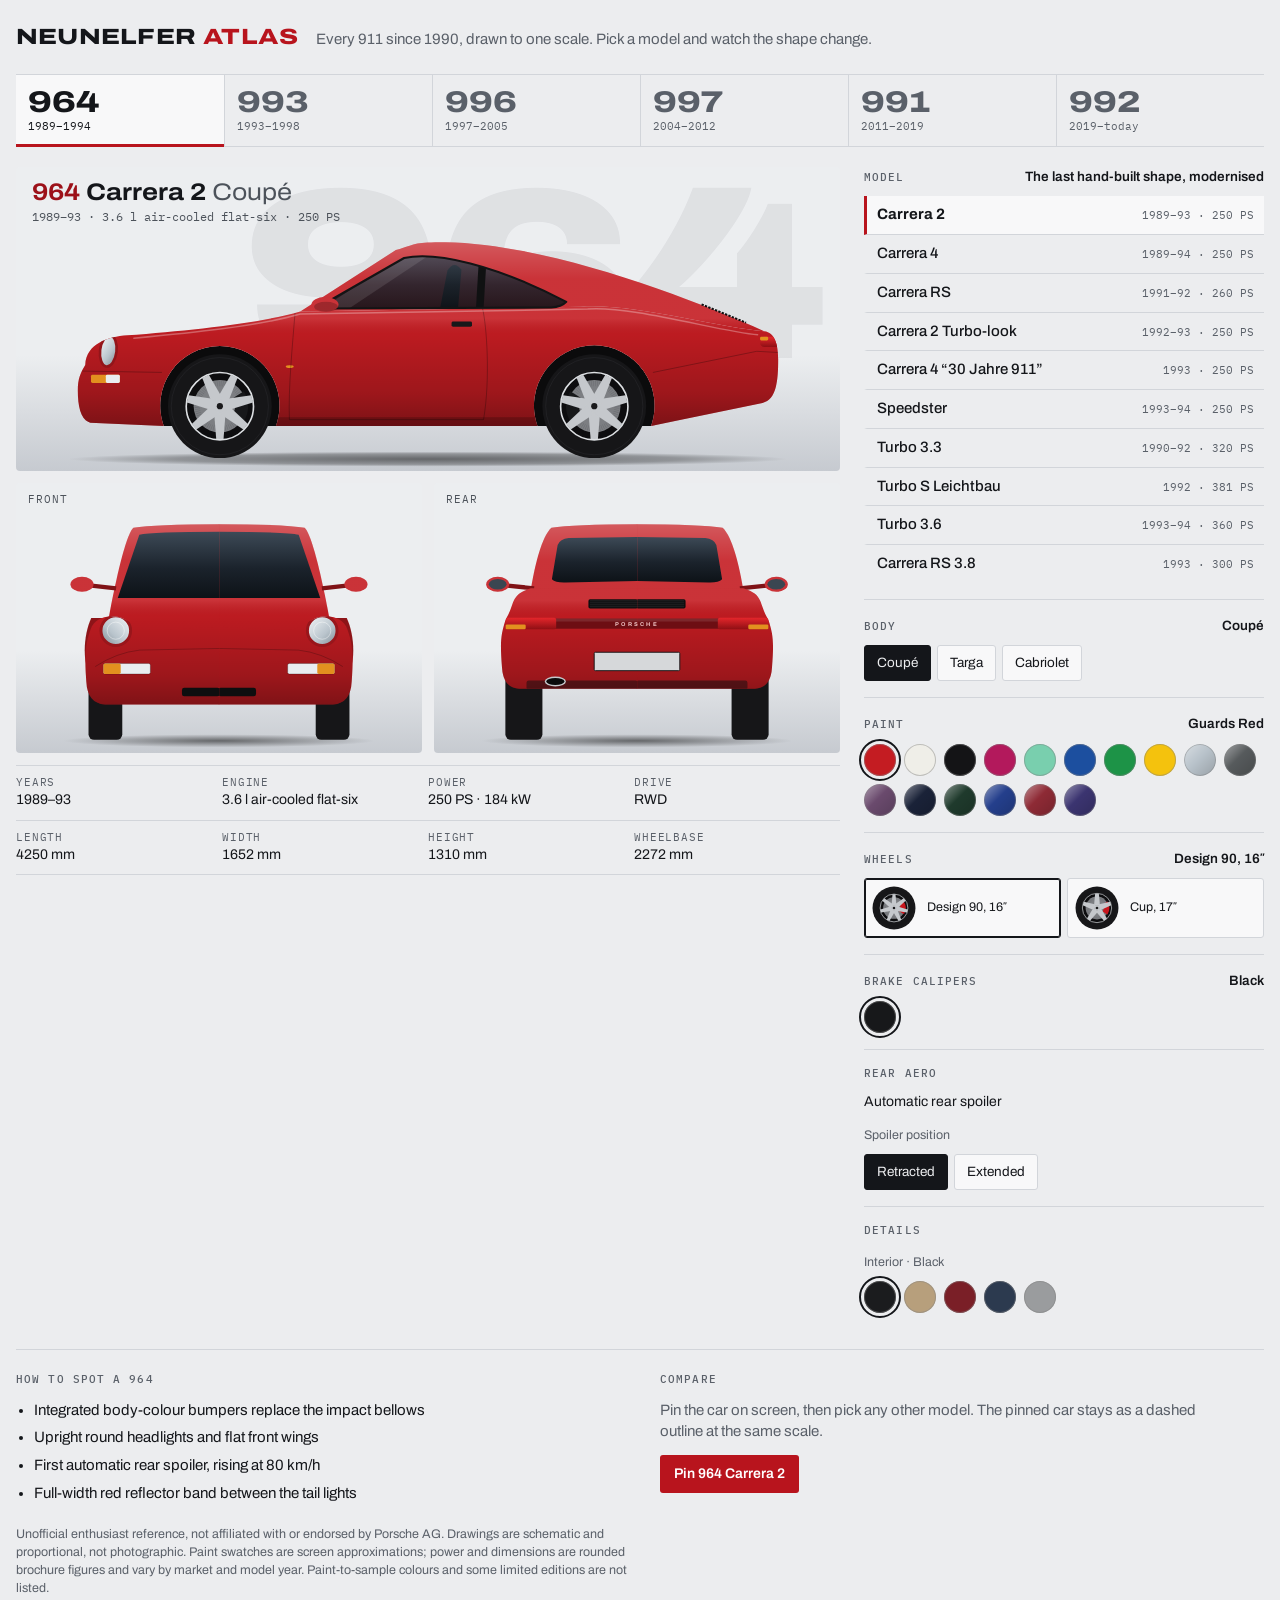
<file: index.html>
<!doctype html>
<html lang="en">
<head>
<meta charset="utf-8">
<meta name="viewport" content="width=device-width, initial-scale=1, viewport-fit=cover">
<title>Neunelfer Atlas</title>
<meta name="claude:viewport-fit-sides" content="cover">
<link rel="preconnect" href="https://fonts.googleapis.com">
<link rel="stylesheet" href="https://fonts.googleapis.com/css2?family=Archivo:ital,wdth,wght@0,62..125,100..900;1,62..125,100..900&family=IBM+Plex+Mono:wght@400;500&display=swap">
<style>
/* Layout: a light-box studio stage on the left that stays in view, a build sheet on the right. */
:root {
  --bg: #ecedef; --surface: #f8f8f9; --fg: #14161a; --muted: #5a6069; --line: #d2d5da; --chip: #e1e3e7;
  --accent: #b8141d; --accent-fg: #fff; --ghost: #b8141d;
  --stage-a: #eceef0; --stage-b: #c6cad0; --stage-ink: rgba(20, 22, 26, .06); --stage-fg: #14161a; --stage-muted: #4c525a;
  --display: 'Archivo', 'Arial Narrow', Arial, sans-serif; --body: 'Archivo', system-ui, -apple-system, 'Segoe UI', Arial, sans-serif; --data: 'IBM Plex Mono', ui-monospace, Menlo, Consolas, monospace;
}
@media (prefers-color-scheme: dark) {
  :root:not([data-theme="light"]) { --bg: #101114; --surface: #191b1f; --fg: #eceef1; --muted: #9aa1aa; --line: #2d3037; --chip: #24272d; --accent: #f0434c; --accent-fg: #14161a; --stage-a: #c3c6cb; --stage-b: #8e939b; --stage-ink: rgba(0, 0, 0, .08); color-scheme: dark; }
}
:root[data-theme="dark"] { --bg: #101114; --surface: #191b1f; --fg: #eceef1; --muted: #9aa1aa; --line: #2d3037; --chip: #24272d; --accent: #f0434c; --accent-fg: #14161a; --stage-a: #c3c6cb; --stage-b: #8e939b; --stage-ink: rgba(0, 0, 0, .08); color-scheme: dark; }

* { box-sizing: border-box; }
body { margin: 0; background: var(--bg); color: var(--fg); font-family: var(--body); font-size: 15px; line-height: 1.45; }
button { font: inherit; color: inherit; cursor: pointer; background: none; border: 0; padding: 0; }
button:focus-visible { outline: 2px solid var(--accent); outline-offset: 2px; }
h1, h2, h3, p, ul, dl, dd { margin: 0; }
svg { display: block; width: 100%; height: auto; }

.wrap { max-width: 1440px; margin: 0 auto; padding-block: 22px 56px; padding-left: max(16px, env(safe-area-inset-left, 0px)); padding-right: max(16px, env(safe-area-inset-right, 0px)); display: flex; flex-direction: column; gap: 20px; }
.top { display: flex; flex-wrap: wrap; align-items: baseline; gap: 6px 18px; }
.top h1 { font-family: var(--display); font-stretch: 125%; font-weight: 800; font-size: 22px; letter-spacing: .01em; text-transform: uppercase; }
.top h1 i { font-style: normal; color: var(--accent); }
.top p { color: var(--muted); }

/* generation timeline */
.gens { display: grid; grid-template-columns: repeat(6, minmax(0, 1fr)); border-top: 1px solid var(--line); border-bottom: 1px solid var(--line); }
.gens button { display: flex; flex-direction: column; align-items: flex-start; gap: 2px; padding: 12px 12px 11px; border-left: 1px solid var(--line); position: relative; color: var(--muted); text-align: left; min-width: 0; }
.gens button:first-child { border-left: 0; }
.gens strong { font-family: var(--display); font-stretch: 125%; font-weight: 800; font-size: clamp(18px, 2.6vw, 30px); line-height: 1; }
.gens span { font-family: var(--data); font-size: 11px; white-space: nowrap; }
.gens button:hover { color: var(--fg); }
.gens button[aria-pressed="true"] { color: var(--fg); background: var(--surface); }
.gens button[aria-pressed="true"]::after { content: ""; position: absolute; left: 0; right: 0; bottom: -1px; height: 3px; background: var(--accent); }

main { display: grid; grid-template-columns: minmax(0, 1fr) minmax(320px, 400px); gap: 24px; align-items: start; }
.stage { position: sticky; top: calc(12px + env(safe-area-inset-top, 0px)); display: flex; flex-direction: column; gap: 12px; min-width: 0; }
.view { position: relative; background: linear-gradient(var(--stage-a) 0 62%, var(--stage-b)); border-radius: 4px; overflow: hidden; color: var(--stage-fg); }
.view svg { position: relative; z-index: 1; }
.sidewrap { padding-top: 34px; }
#num { position: absolute; right: 2%; top: -4%; font-family: var(--display); font-stretch: 125%; font-weight: 900; font-size: clamp(96px, 19vw, 300px); line-height: 1; color: var(--stage-ink); letter-spacing: -.02em; user-select: none; }
.plate { position: absolute; left: 16px; top: 12px; right: 16px; z-index: 2; }
.plate h2 { font-family: var(--display); font-stretch: 112%; font-weight: 700; font-size: clamp(17px, 2vw, 24px); line-height: 1.15; text-wrap: balance; }
.plate h2 span { color: var(--accent); filter: brightness(.85); }
.plate h2 em { font-style: normal; font-weight: 400; color: var(--stage-muted); }
.plate p { font-family: var(--data); font-size: 11.5px; color: var(--stage-muted); margin-top: 3px; }
.ends { display: grid; grid-template-columns: 1fr 1fr; gap: 12px; }
.ends .view > span { position: absolute; left: 12px; top: 9px; z-index: 2; font-family: var(--data); font-size: 11px; letter-spacing: .08em; text-transform: uppercase; color: var(--stage-muted); }
.ends svg { max-height: 30vh; }
#specs { display: grid; grid-template-columns: repeat(4, minmax(0, 1fr)); gap: 0; border-top: 1px solid var(--line); }
#specs div { padding: 9px 10px 9px 0; border-bottom: 1px solid var(--line); min-width: 0; }
dt { font-family: var(--data); font-size: 10.5px; letter-spacing: .08em; text-transform: uppercase; color: var(--muted); }
dd { font-size: 14px; font-variant-numeric: tabular-nums; overflow-wrap: anywhere; }

/* build sheet */
#panel { display: flex; flex-direction: column; min-width: 0; }
.grp { padding: 16px 0; border-top: 1px solid var(--line); display: flex; flex-direction: column; gap: 10px; }
.grp:first-child { border-top: 0; padding-top: 0; }
.grp h3, .below h3 { display: flex; justify-content: space-between; align-items: baseline; gap: 12px; font-family: var(--data); font-size: 11px; font-weight: 500; letter-spacing: .1em; text-transform: uppercase; color: var(--muted); }
.grp h3 b { font-family: var(--body); font-size: 13.5px; font-weight: 600; letter-spacing: 0; text-transform: none; color: var(--fg); text-align: right; }
.seg { display: flex; flex-wrap: wrap; gap: 6px; }
.seg button { padding: 7px 12px; border: 1px solid var(--line); border-radius: 3px; background: var(--surface); font-size: 13.5px; text-align: left; }
.seg button:hover { border-color: var(--muted); }
.seg button[aria-pressed="true"] { background: var(--fg); color: var(--bg); border-color: var(--fg); }
.mlist { display: flex; flex-direction: column; }
.mlist button { display: flex; justify-content: space-between; align-items: baseline; gap: 12px; padding: 8px 10px; border-left: 3px solid transparent; text-align: left; border-bottom: 1px solid var(--line); }
.mlist button:last-child { border-bottom: 0; }
.mlist button span { font-weight: 500; }
.mlist small { font-family: var(--data); font-size: 11px; color: var(--muted); white-space: nowrap; }
.mlist button:hover { background: var(--surface); }
.mlist button[aria-pressed="true"] { border-left-color: var(--accent); background: var(--surface); }
.mlist button[aria-pressed="true"] span { font-weight: 700; }
.note, .hint { font-size: 13.5px; color: var(--muted); max-width: 60ch; }
.fixed { font-size: 14px; }
.sublabel { font-size: 12.5px; color: var(--muted); margin-top: 4px; }
.sws { display: flex; flex-wrap: wrap; gap: 8px; }
.sw { width: 32px; height: 32px; border-radius: 50%; background: var(--c); box-shadow: inset 0 0 0 1px rgba(128, 128, 128, .45); position: relative; }
.sw.met { background: linear-gradient(135deg, rgba(255, 255, 255, .45), rgba(255, 255, 255, 0) 45%, rgba(0, 0, 0, .18)), var(--c); }
.sw[aria-pressed="true"]::after { content: ""; position: absolute; inset: -5px; border: 2px solid var(--fg); border-radius: 50%; }
.wheels { display: grid; grid-template-columns: repeat(auto-fill, minmax(150px, 1fr)); gap: 6px; }
.wheels button { display: flex; align-items: center; gap: 10px; padding: 6px 10px 6px 6px; border: 1px solid var(--line); border-radius: 3px; background: var(--surface); text-align: left; font-size: 12.5px; line-height: 1.25; min-width: 0; }
.wheels svg { width: 46px; flex: none; }
.wheels button:hover { border-color: var(--muted); }
.wheels button[aria-pressed="true"] { border-color: var(--fg); box-shadow: inset 0 0 0 1px var(--fg); }

.below { display: grid; grid-template-columns: repeat(auto-fit, minmax(min(100%, 340px), 1fr)); gap: 24px 40px; border-top: 1px solid var(--line); padding-top: 22px; }
.below > div { display: flex; flex-direction: column; gap: 12px; min-width: 0; }
.below ul { padding-left: 18px; display: flex; flex-direction: column; gap: 6px; max-width: 62ch; }
.below p { color: var(--muted); max-width: 62ch; }
.btn { align-self: flex-start; padding: 9px 14px; border-radius: 3px; background: var(--accent); color: var(--accent-fg); font-weight: 600; font-size: 14px; }
.btn.ghost { background: none; color: var(--fg); border: 1px solid var(--line); }
.row { display: flex; flex-wrap: wrap; gap: 8px; }
table { border-collapse: collapse; width: 100%; font-size: 13.5px; font-variant-numeric: tabular-nums; }
th, td { text-align: left; padding: 6px 10px 6px 0; border-bottom: 1px solid var(--line); font-weight: 400; vertical-align: baseline; }
thead th { font-weight: 600; }
tbody th { font-family: var(--data); font-size: 10.5px; letter-spacing: .08em; text-transform: uppercase; color: var(--muted); }
td.chg { color: var(--accent); font-weight: 600; }
.dash { display: inline-block; width: 22px; border-top: 2px dashed var(--ghost); vertical-align: middle; margin-left: 4px; }
.tablewrap { overflow-x: auto; }
footer { color: var(--muted); font-size: 12.5px; max-width: 90ch; }

@media (max-width: 900px) {
  main { grid-template-columns: minmax(0, 1fr); gap: 14px; }
  .stage { display: contents; }
  .sidewrap { position: sticky; top: env(safe-area-inset-top, 0px); z-index: 5; box-shadow: 0 8px 16px -10px rgba(0, 0, 0, .4); }
  .ends svg { max-height: none; }
  #specs { grid-template-columns: repeat(2, minmax(0, 1fr)); }
  .gens { grid-template-columns: repeat(3, minmax(0, 1fr)); }
  .gens button:nth-child(4) { border-left: 0; }
  .gens button:nth-child(-n+3) { border-bottom: 1px solid var(--line); }
  .gens button[aria-pressed="true"]::after { bottom: 0; }
}
@media (min-width: 901px) and (max-height: 780px) { .ends svg { max-height: 22vh; } }
@media (prefers-reduced-motion: reduce) { * { transition: none !important; } }
</style>
</head>
<body>
<div class="wrap">
  <header class="top">
    <h1>Neunelfer <i>Atlas</i></h1>
    <p>Every 911 since 1990, drawn to one scale. Pick a model and watch the shape change.</p>
  </header>
  <nav class="gens" id="gens" aria-label="Generation"></nav>
  <main>
    <div class="stage">
      <div class="view sidewrap">
        <div id="num" aria-hidden="true"></div>
        <div class="plate"><h2 id="name"></h2><p id="sub"></p></div>
        <svg id="v-side" viewBox="0 0 5000 1640" role="img" aria-label="Side view"></svg>
      </div>
      <div class="ends">
        <div class="view"><span>Front</span><svg id="v-front" viewBox="0 0 2400 1640" role="img" aria-label="Front view"></svg></div>
        <div class="view"><span>Rear</span><svg id="v-rear" viewBox="0 0 2400 1640" role="img" aria-label="Rear view"></svg></div>
      </div>
      <dl id="specs"></dl>
    </div>
    <div id="panel"></div>
  </main>
  <section class="below">
    <div id="cues"></div>
    <div id="compare" class="tablewrap"></div>
  </section>
  <footer>Unofficial enthusiast reference, not affiliated with or endorsed by Porsche AG. Drawings are schematic and proportional, not photographic. Paint swatches are screen approximations; power and dimensions are rounded brochure figures and vary by market and model year. Paint-to-sample colours and some limited editions are not listed.</footer>
</div>
<script>
/* 911 data, 1989–today. Dimensions in mm. Figures are from public brochures and
   press material as best recalled; swatch hex values are screen approximations. */
(function () {
  const s = 's', m = 'm', x = 'x'; // solid, metallic, special
  const C = (n, h, t = s) => ({ n, h, t });

  // Wheel: id, name, front rim", rear rim", style, spokes, finish, centre-lock
  const Wh = (id, n, rf, rr, st, sp, fin = 'silver', cl = 0, extra = {}) => ({ id, n, rf, rr, st, sp, fin, cl, ...extra });

  const AERO = {
    none: { n: 'No spoiler', k: 'none' },
    auto964: { n: 'Automatic rear spoiler', k: 'lip', h: 80, len: 300, dark: 1 },
    auto993: { n: 'Automatic rear spoiler', k: 'lip', h: 85, len: 310, dark: 1 },
    auto996: { n: 'Automatic rear spoiler', k: 'lip', h: 90, len: 330 },
    auto997: { n: 'Automatic rear spoiler', k: 'lip', h: 90, len: 330 },
    auto991: { n: 'Automatic rear spoiler', k: 'lip', h: 100, len: 370 },
    auto992: { n: 'Automatic rear spoiler', k: 'lip', h: 115, len: 430 },
    gurney: { n: 'Automatic spoiler with Gurney flap', k: 'lip', h: 115, len: 430, gurney: 1 },
    teatray: { n: 'Turbo “tea tray” spoiler', k: 'tray', h: 150, len: 560, rub: 1 },
    rs38: { n: 'RS 3.8 adjustable wing', k: 'tray', h: 120, len: 540, wing: { h: 250, c: 320, off: 110, plate: 'full' } },
    whale: { n: 'Turbo fixed spoiler', k: 'tray', h: 140, len: 600 },
    aero2: { n: 'Aerokit II spoiler', k: 'tray', h: 180, len: 620 },
    rs993: { n: 'RS fixed spoiler', k: 'tray', h: 115, len: 480 },
    rs993cs: { n: 'Clubsport wing', k: 'tray', h: 115, len: 480, wing: { h: 290, c: 320, off: 100, plate: 'full' } },
    gt2_993: { n: 'GT2 wing with intake end plates', k: 'tray', h: 125, len: 520, wing: { h: 285, c: 350, off: 100, plate: 'full', pw: 380 } },
    turbo996: { n: 'Turbo split wing', k: 'tray', h: 95, len: 520, wing: { h: 155, c: 250, off: 95, th: 22 } },
    cup996: { n: 'Aerokit Cup', k: 'duck', h: 85, wing: { h: 185, c: 250, off: 115, plate: 'full' } },
    gt3_9961: { n: 'GT3 wing', k: 'duck', h: 85, wing: { h: 185, c: 250, off: 115, plate: 'full' } },
    gt3_9962: { n: 'GT3 wing', k: 'duck', h: 60, wing: { h: 215, c: 270, off: 110 } },
    gt3rs_996: { n: 'GT3 RS carbon wing', k: 'duck', h: 60, wing: { h: 225, c: 280, off: 110, carbon: 1, plate: 'small' } },
    gt2_996: { n: 'GT2 fixed wing', k: 'duck', h: 70, wing: { h: 180, c: 270, off: 110, plate: 'full' } },
    turbo997: { n: 'Turbo split wing', k: 'tray', h: 90, len: 500, wing: { h: 150, c: 250, off: 95, th: 22 } },
    cup997: { n: 'Aerokit Cup', k: 'duck', h: 70, wing: { h: 190, c: 260, off: 110 } },
    gt3_997: { n: 'GT3 wing', k: 'duck', h: 65, wing: { h: 215, c: 280, off: 110 } },
    gt3rs_997: { n: 'GT3 RS carbon wing', k: 'duck', h: 65, wing: { h: 260, c: 300, off: 100, carbon: 1, plate: 'small' } },
    gt2_997: { n: 'GT2 wing', k: 'duck', h: 70, wing: { h: 215, c: 290, off: 105, plate: 'full' } },
    gt2rs_997: { n: 'GT2 RS carbon wing', k: 'duck', h: 70, wing: { h: 235, c: 300, off: 100, plate: 'full', carbon: 1 } },
    duck: { n: 'Ducktail', k: 'duck', h: 120 },
    sdk: { n: 'SportDesign / Aerokit ducktail', k: 'duck', h: 105 },
    turbo991: { n: 'Turbo active wing', k: 'tray', h: 70, len: 480, wing: { h: 140, c: 270, off: 95, th: 22 } },
    gt3_991: { n: 'GT3 wing', k: 'duck', h: 50, wing: { h: 265, c: 300, off: 100, plate: 'small' } },
    gt3rs_991: { n: 'GT3 RS carbon wing', k: 'duck', h: 55, wing: { h: 335, c: 340, off: 90, carbon: 1, plate: 'big' } },
    gt2rs_991: { n: 'GT2 RS carbon wing', k: 'duck', h: 55, wing: { h: 345, c: 350, off: 90, carbon: 1, plate: 'big' } },
    turbo992: { n: 'Turbo active wing', k: 'tray', h: 65, len: 520, wing: { h: 140, c: 300, off: 95, th: 22 } },
    swan: { n: 'Swan-neck GT3 wing', k: 'duck', h: 45, wing: { h: 300, c: 320, off: 95, swan: 1, carbon: 1, plate: 'small' } },
    swanrs: { n: 'GT3 RS swan-neck DRS wing', k: 'duck', h: 60, wing: { h: 425, c: 420, off: 70, swan: 1, carbon: 1, plate: 'huge' } },
    dakar: { n: 'Fixed CFRP spoiler', k: 'duck', h: 40, wing: { h: 150, c: 300, off: 110, carbon: 1, plate: 'full' } },
  };

  const INTERIORS = [C('Black', '#1b1c1e'), C('Sand beige', '#b79f7c'), C('Bordeaux red', '#7a1f27'), C('Graphite blue', '#2c3a4f'), C('Light grey', '#9a9c9e')];
  const CAL = { black: C('Black', '#17181a'), red: C('Red', '#c8161d'), yellow: C('Yellow (ceramic)', '#f2c81b'), silver: C('Titanium', '#8f9499'), gloss: C('High-gloss black', '#050506'), white: C('White', '#e9e9e6') };

  // shared paints
  const P = {
    guards: C('Guards Red', '#c41c22'), gpw: C('Grand Prix White', '#efeee8'), black: C('Black', '#141416'),
    speed: C('Speed Yellow', '#f4c20d'), polar: C('Polar Silver Metallic', '#b9c3cb', m), arctic: C('Arctic Silver Metallic', '#c2c5c8', m),
    midnight: C('Midnight Blue Metallic', '#1a2238', m), carrara: C('Carrara White', '#f1f1ee'), basalt: C('Basalt Black Metallic', '#1d1e21', m),
    gts: C('GT Silver Metallic', '#a9adb0', m), seal: C('Seal Grey Metallic', '#6a6e70', m), white: C('White', '#f2f2f0'),
    racing: C('Racing Yellow', '#f5d019'), cwm: C('Carrara White Metallic', '#e6e7e6', m), jet: C('Jet Black Metallic', '#17181b', m),
    agate: C('Agate Grey Metallic', '#4e5255', m), night: C('Night Blue Metallic', '#1b2742', m), lava: C('Lava Orange', '#ee5a1c', x),
    miami: C('Miami Blue', '#12a6c8', x), carmine: C('Carmine Red', '#a9152a', x), chalk: C('Chalk (Crayon)', '#c8c6bc', x),
  };

  const GENS = [
    {
      id: '964', years: '1989–1994', tag: 'The last hand-built shape, modernised',
      cues: ['Integrated body-colour bumpers replace the impact bellows', 'Upright round headlights and flat front wings', 'First automatic rear spoiler, rising at 80 km/h', 'Full-width red reflector band between the tail lights'],
      g: { L: 4250, WB: 2272, FO: 862, H: 1310, W: 1652, trF: 1380, trR: 1374, crestX: 300, crestY: 745, noseTopY: 565, noseK: 120, noseV: 130, noseY: 410, chinY: 215, cowlX: 1350, cowlY: 890, wsX: 1930, wsY: 1262, peakX: 2230, tailY: 770, rmY: 600, rbY: 335, fbA: 620, fbB: 440, fbC: 200, archF: 362, archR: 366, qIn: 170, qUp: 58, lx: 185, ly: 650, lrx: 50, lry: 95, lrot: -7, tlx: 110, tlh: 62, tly: 705, cabW: 1290, roofW: 1060, tyF: 205, tyR: 225 },
      f: { lamp: 'round', tail: '964', handle: 0, mirror: 0, ind: 'box964', rep: 1, ex: 'oval1r', targa: 'bar', hoop: '#17181a' },
      ph: { 1: { label: '964', years: '1989–1994' } },
      tops: [C('Black', '#1a1a1c'), C('Dark blue', '#1b2540'), C('Burgundy', '#4a1a22')],
      colors: [P.guards, P.gpw, P.black, C('Rubystone Red', '#b3195c', x), C('Mint Green', '#79cfae', x), C('Maritime Blue', '#1c4f9f', x), C('Signal Green', '#1d9347', x), P.speed, P.polar, C('Slate Grey Metallic', '#565a5c', m), C('Amethyst Metallic', '#6a4a6d', m), P.midnight, C('Oak Green Metallic', '#1f3a2c', m), C('Cobalt Blue Metallic', '#243f8c', m), C('Coral Red Metallic', '#8e2a35', m), C('Violet Blue Metallic', '#3b3470', m)],
      wheels: [Wh('d90', 'Design 90, 16″', 16, 16, 'flat', 7), Wh('cup1', 'Cup, 17″', 17, 17, 'flat', 5), Wh('cupmg', 'Cup magnesium, 17″', 17, 17, 'flat', 5, 'bright'), Wh('sl18', 'Speedline 3-piece, 18″', 18, 18, 'split', 5)],
      models: [
        { id: 'c2', n: 'Carrera 2', y: '1989–93', b: ['coupe', 'targa', 'cabrio'], ps: 250, eng: '3.6 l air-cooled flat-six', drv: 'RWD', aero: ['auto964'], wh: ['d90', 'cup1'], cal: ['black'] },
        { id: 'c4', n: 'Carrera 4', y: '1989–94', b: ['coupe', 'targa', 'cabrio'], ps: 250, eng: '3.6 l air-cooled flat-six', drv: 'AWD', aero: ['auto964'], wh: ['d90', 'cup1'], cal: ['black'] },
        { id: 'rs', n: 'Carrera RS', y: '1991–92', b: ['coupe'], ps: 260, eng: '3.6 l air-cooled flat-six', drv: 'RWD', aero: ['auto964'], wh: ['cupmg'], cal: ['black'], g: { ride: -40 }, f: { dec: 'Carrera RS' }, note: 'Lightweight: thinner glass, aluminium bonnet, magnesium Cup wheels, 40 mm lower.' },
        { id: 'tl', n: 'Carrera 2 Turbo-look', y: '1992–93', b: ['cabrio'], ps: 250, eng: '3.6 l air-cooled flat-six', drv: 'RWD', aero: ['auto964'], wh: ['cup1'], cal: ['black'], g: { W: 1775 }, note: 'Wide Turbo body on the Cabriolet; sold in the USA as the America Roadster.' },
        { id: 'j30', n: 'Carrera 4 “30 Jahre 911”', y: '1993', b: ['coupe'], ps: 250, eng: '3.6 l air-cooled flat-six', drv: 'AWD', aero: ['auto964'], wh: ['cup1'], cal: ['black'], g: { W: 1775 }, c0: 'Viola Metallic', colors: [C('Viola Metallic', '#5d4a63', m)], note: 'Anniversary coupé: Turbo-wide body with the standard retracting spoiler. 911 built.' },
        { id: 'spd', n: 'Speedster', y: '1993–94', b: ['speedster'], ps: 250, eng: '3.6 l air-cooled flat-six', drv: 'RWD', aero: ['auto964'], wh: ['cup1'], cal: ['black'], note: 'Cut-down windscreen and a double-hump cover over the manual hood.' },
        { id: 't33', n: 'Turbo 3.3', y: '1990–92', b: ['coupe'], ps: 320, eng: '3.3 l turbo flat-six', drv: 'RWD', aero: ['teatray'], wh: ['cup1'], cal: ['black'], g: { W: 1775 }, f: { ex: 'oval2' } },
        { id: 'ts', n: 'Turbo S Leichtbau', y: '1992', b: ['coupe'], ps: 381, eng: '3.3 l turbo flat-six', drv: 'RWD', aero: ['teatray'], wh: ['sl18'], cal: ['red'], g: { W: 1775, ride: -40 }, f: { ex: 'oval2', si: 1 }, note: '86 built. Air intakes cut into the rear wings, front ducts in place of fog lamps.' },
        { id: 't36', n: 'Turbo 3.6', y: '1993–94', b: ['coupe'], ps: 360, eng: '3.6 l turbo flat-six', drv: 'RWD', aero: ['teatray'], wh: ['sl18'], cal: ['red'], g: { W: 1775, ride: -20 }, f: { ex: 'oval2' }, note: 'First 911 with red “big red” brake calipers.' },
        { id: 'rs38', n: 'Carrera RS 3.8', y: '1993', b: ['coupe'], ps: 300, eng: '3.8 l air-cooled flat-six', drv: 'RWD', aero: ['rs38'], wh: ['sl18'], cal: ['red'], g: { W: 1775, ride: -40 }, f: { dec: 'Carrera RS' }, note: 'Around 55 built. Turbo body with an adjustable biplane rear wing.' },
      ],
    },
    {
      id: '993', years: '1993–1998', tag: 'The last air-cooled 911',
      cues: ['Headlights laid back into lower, flared front wings', 'Smooth, wider rear with a curved light band', 'Targa becomes a sliding glass roof', 'Turbo gains a fixed “whale tail” and hollow-spoke wheels'],
      g: { L: 4245, WB: 2272, FO: 860, H: 1300, W: 1735, trF: 1405, trR: 1444, crestX: 520, crestY: 728, noseTopY: 545, noseK: 300, noseV: 60, noseY: 400, chinY: 205, cowlX: 1350, cowlY: 888, wsX: 1930, wsY: 1255, peakX: 2230, tailY: 792, rmY: 610, rbY: 330, fbA: 620, fbB: 440, fbC: 195, archF: 362, archR: 368, qIn: 170, qUp: 58, lx: 300, ly: 655, lrx: 150, lry: 62, lrot: 21, tlx: 150, tlh: 70, tly: 725, cabW: 1300, roofW: 1060, tyF: 205, tyR: 255 },
      f: { lamp: 'oval93', tail: '993', handle: 0, mirror: 0, ind: 'box993', rep: 1, ex: 'oval2', targa: 'glass' },
      ph: { 1: { label: '993', years: '1993–1998' } },
      tops: [C('Black', '#1a1a1c'), C('Dark blue', '#1b2540'), C('Chestnut', '#5a3a28'), C('Classic grey', '#5c5f63')],
      colors: [P.guards, P.gpw, P.black, P.speed, C('Riviera Blue', '#2a7fd9', x), P.polar, P.arctic, P.midnight, C('Iris Blue Metallic', '#3c5ea3', m), C('Aventurine Green Metallic', '#44584c', m), C('Arena Red Metallic', '#7b2331', m), C('Ocean Blue Metallic', '#21406b', m), C('Zenith Blue Metallic', '#3f618b', m), C('Turquoise Metallic', '#1c8a8c', m), C('Pastel Yellow', '#f0dd86'), C('Glacier White', '#f4f5f3')],
      wheels: [Wh('cup2', 'Cup, 16″', 16, 16, 'flat', 5), Wh('cup217', 'Cup, 17″', 17, 17, 'flat', 5), Wh('tg17', 'Targa 2-piece, 17″', 17, 17, 'split', 5), Wh('tech', 'Technology hollow-spoke, 18″', 18, 18, 'twist', 5), Wh('slrs', 'Speedline RS 3-piece, 18″', 18, 18, 'split', 5)],
      models: [
        { id: 'c', n: 'Carrera', y: '1993–98', b: ['coupe', 'cabrio', 'targa'], ps: 272, eng: '3.6 l air-cooled flat-six', drv: 'RWD', aero: ['auto993'], wh: ['cup2', 'cup217', 'tg17', 'tech'], cal: ['black'], note: '285 PS with VarioRam from 1996. Targa from 1996.' },
        { id: 'c4', n: 'Carrera 4', y: '1994–98', b: ['coupe', 'cabrio'], ps: 272, eng: '3.6 l air-cooled flat-six', drv: 'AWD', aero: ['auto993'], wh: ['cup2', 'cup217', 'tech'], cal: ['silver', 'black'] },
        { id: 'cs', n: 'Carrera S', y: '1997–98', b: ['coupe'], ps: 285, eng: '3.6 l air-cooled flat-six', drv: 'RWD', aero: ['auto993'], wh: ['cup217', 'tech'], cal: ['black'], g: { W: 1795 }, note: 'Turbo-wide body, rear-wheel drive, split engine-lid grille.' },
        { id: 'c4s', n: 'Carrera 4S', y: '1995–98', b: ['coupe'], ps: 285, eng: '3.6 l air-cooled flat-six', drv: 'AWD', aero: ['auto993'], wh: ['tech'], cal: ['red'], g: { W: 1795 }, note: 'Turbo body, brakes and wheels without the fixed spoiler.' },
        { id: 'rs', n: 'Carrera RS', y: '1995–96', b: ['coupe'], ps: 300, eng: '3.8 l air-cooled flat-six', drv: 'RWD', aero: ['rs993', 'rs993cs'], wh: ['slrs'], cal: ['red'], g: { ride: -30 }, f: { dec: 'Carrera RS', fint: 1 }, note: 'Clubsport version adds the tall wing and a deeper front spoiler.' },
        { id: 't', n: 'Turbo', y: '1995–98', b: ['coupe'], ps: 408, eng: '3.6 l twin-turbo flat-six', drv: 'AWD', aero: ['whale'], wh: ['tech'], cal: ['red'], g: { W: 1795 }, f: { fint: 1 } },
        { id: 'ts', n: 'Turbo S', y: '1997–98', b: ['coupe'], ps: 450, eng: '3.6 l twin-turbo flat-six', drv: 'AWD', aero: ['aero2'], wh: ['tech'], cal: ['yellow'], g: { W: 1795 }, f: { si: 1, fint: 1, ex: 'quad' }, note: 'Rear-wing air intakes, Aerokit II spoiler, yellow calipers.' },
        { id: 'gt2', n: 'GT2', y: '1995–98', b: ['coupe'], ps: 430, eng: '3.6 l twin-turbo flat-six', drv: 'RWD', aero: ['gt2_993'], wh: ['slrs'], cal: ['red'], g: { W: 1855, ride: -30 }, f: { fint: 2, flare: 1 }, note: 'Bolt-on plastic wing extensions and a wing with air intakes in the end plates.' },
      ],
    },
    {
      id: '996', years: '1997–2005', tag: 'Water-cooled, and entirely new',
      cues: ['First all-new body since 1963: longer, wider, flatter windscreen', '“Fried egg” headlights with integrated indicators, revised in 2001', 'Flush-bonded glass and frameless-look door windows', 'Turbo adds side air intakes in the rear wings'],
      g: { L: 4430, WB: 2350, FO: 975, H: 1305, W: 1765, trF: 1455, trR: 1500, crestX: 650, crestY: 715, noseTopY: 520, noseK: 380, noseV: 40, noseY: 390, chinY: 195, cowlX: 1465, cowlY: 885, wsX: 2110, wsY: 1255, peakX: 2420, tailY: 815, rmY: 620, rbY: 325, fbA: 620, fbB: 440, fbC: 190, archF: 368, archR: 372, qIn: 150, qUp: 62, lx: 400, ly: 625, lrx: 235, lry: 66, lrot: 15, tlx: 190, tlh: 78, tly: 735, cabW: 1320, roofW: 1080, tyF: 225, tyR: 265 },
      f: { lamp: 'egg', tail: '996', handle: 1, mirror: 1, ind: 'none', rep: 1, ex: 'oval1', targa: 'glass' },
      ph: { 1: { label: '996.1', years: '1997–2001', f: { lamp: 'egg' } }, 2: { label: '996.2', years: '2001–2005', f: { lamp: 'egg2' } } },
      tops: [C('Black', '#1a1a1c'), C('Metropol blue', '#1b2540'), C('Graphite grey', '#4c4f53')],
      colors: [P.guards, P.speed, P.black, C('Biarritz White', '#f2f1ec'), P.carrara, P.arctic, P.polar, P.seal, P.basalt, P.gts, C('Lapis Blue Metallic', '#1e3f8e', m), C('Zenith Blue Metallic', '#3f618b', m), C('Ocean Blue Metallic', '#21406b', m), P.midnight, C('Rainforest Green Metallic', '#1e3c32', m), C('Zanzibar Red Metallic', '#d05a1e', m), C('Orient Red Metallic', '#7d1f2a', m), C('Lagoon Green Metallic', '#1f5a57', m)],
      wheels: [Wh('c17', 'Carrera 10-spoke, 17″', 17, 17, 'multi', 10), Wh('tl18', 'Turbo-look, 18″', 18, 18, 'flat', 5), Wh('c18', 'Carrera 5-spoke, 18″', 18, 18, 'flat', 5), Wh('sd18', 'SportDesign 2-piece, 18″', 18, 18, 'split', 10), Wh('tw18', 'Turbo hollow-spoke, 18″', 18, 18, 'twist', 5), Wh('gt318', 'GT3 10-spoke, 18″', 18, 18, 'twin', 5), Wh('rsred', 'GT3 RS, red', 18, 18, 'twin', 5, 'red'), Wh('rsblue', 'GT3 RS, blue', 18, 18, 'twin', 5, 'blue')],
      models: [
        { id: 'c1', ph: 1, n: 'Carrera', y: '1997–2001', b: ['coupe', 'cabrio'], ps: 300, eng: '3.4 l flat-six', drv: 'RWD', aero: ['auto996', 'cup996'], wh: ['c17', 'tl18', 'sd18'], cal: ['black'] },
        { id: 'c41', ph: 1, n: 'Carrera 4', y: '1998–2001', b: ['coupe', 'cabrio'], ps: 300, eng: '3.4 l flat-six', drv: 'AWD', aero: ['auto996', 'cup996'], wh: ['c17', 'tl18', 'sd18'], cal: ['silver'] },
        { id: 'gt31', ph: 1, n: 'GT3', y: '1999–2001', b: ['coupe'], ps: 360, eng: '3.6 l flat-six', drv: 'RWD', aero: ['gt3_9961'], wh: ['sd18'], cal: ['red'], g: { ride: -30 }, f: { fint: 1, skirt: 1 } },
        { id: 'c2', ph: 2, n: 'Carrera', y: '2001–04', b: ['coupe', 'cabrio', 'targa'], ps: 320, eng: '3.6 l flat-six', drv: 'RWD', aero: ['auto996', 'cup996'], wh: ['c17', 'c18', 'sd18'], cal: ['black'] },
        { id: 'c42', ph: 2, n: 'Carrera 4', y: '2001–05', b: ['coupe', 'cabrio'], ps: 320, eng: '3.6 l flat-six', drv: 'AWD', aero: ['auto996', 'cup996'], wh: ['c17', 'c18', 'sd18'], cal: ['silver'] },
        { id: 'c4s', ph: 2, n: 'Carrera 4S', y: '2001–05', b: ['coupe', 'cabrio'], ps: 320, eng: '3.6 l flat-six', drv: 'AWD', aero: ['auto996'], wh: ['tw18'], cal: ['red'], g: { W: 1830 }, f: { band: 1, fint: 1 }, note: 'Turbo body and brakes; the red reflector band returns.' },
        { id: 'an', ph: 2, n: '40 Jahre 911', y: '2003–04', b: ['coupe'], ps: 345, eng: '3.6 l flat-six', drv: 'RWD', aero: ['auto996'], wh: ['c18'], cal: ['black'], c0: 'GT Silver Metallic', f: { fint: 1, skirt: 1 }, note: '1,963 built, all in GT Silver with polished wheels and the Turbo front bumper.' },
        { id: 't', ph: 2, n: 'Turbo', y: '2000–05', b: ['coupe', 'cabrio'], ps: 420, eng: '3.6 l twin-turbo flat-six', drv: 'AWD', aero: ['turbo996'], wh: ['tw18'], cal: ['red', 'yellow'], g: { W: 1830 }, f: { si: 1, fint: 2, ex: 'oval2' }, note: 'Launched in 2000 with the revised headlights the Carrera adopted a year later.' },
        { id: 'ts', ph: 2, n: 'Turbo S', y: '2004–05', b: ['coupe', 'cabrio'], ps: 450, eng: '3.6 l twin-turbo flat-six', drv: 'AWD', aero: ['turbo996'], wh: ['tw18'], cal: ['yellow'], g: { W: 1830 }, f: { si: 1, fint: 2, ex: 'oval2' } },
        { id: 'gt32', ph: 2, n: 'GT3', y: '2003–05', b: ['coupe'], ps: 381, eng: '3.6 l flat-six', drv: 'RWD', aero: ['gt3_9962'], wh: ['gt318'], cal: ['red', 'yellow'], g: { ride: -30 }, f: { fint: 1, skirt: 1 } },
        { id: 'gt3rs', ph: 2, n: 'GT3 RS', y: '2003–04', b: ['coupe'], ps: 381, eng: '3.6 l flat-six', drv: 'RWD', aero: ['gt3rs_996'], wh: ['rsred', 'rsblue'], cal: ['red', 'yellow'], only: ['Carrara White'], g: { ride: -35 }, f: { fint: 1, skirt: 1, dec: 'GT3 RS', decOn: 1, decMatch: 1 }, note: 'Carrara White only, with red or blue script and matching wheels.' },
        { id: 'gt2', ph: 2, n: 'GT2', y: '2001–05', b: ['coupe'], ps: 462, eng: '3.6 l twin-turbo flat-six', drv: 'RWD', aero: ['gt2_996'], wh: ['gt318', 'tw18'], cal: ['yellow'], g: { W: 1830, ride: -25 }, f: { si: 1, fint: 2, ex: 'oval2', skirt: 1 }, note: 'First 911 with ceramic brakes as standard.' },
      ],
    },
    {
      id: '997', years: '2004–2012', tag: 'Round headlights return',
      cues: ['Oval headlights again, with indicators moved into the bumper', 'More pronounced wings and a wider track', 'LED tail lights and daytime running lights from the 2008 facelift', 'Targa keeps the glass roof, now on the wide all-wheel-drive body'],
      g: { L: 4427, WB: 2350, FO: 975, H: 1310, W: 1808, trF: 1486, trR: 1534, crestX: 560, crestY: 735, noseTopY: 535, noseK: 300, noseV: 60, noseY: 395, chinY: 195, cowlX: 1465, cowlY: 890, wsX: 2110, wsY: 1260, peakX: 2420, tailY: 822, rmY: 625, rbY: 325, fbA: 620, fbB: 440, fbC: 190, archF: 378, archR: 384, qIn: 150, qUp: 62, lx: 330, ly: 655, lrx: 150, lry: 66, lrot: 21, tlx: 200, tlh: 62, tly: 755, cabW: 1320, roofW: 1080, tyF: 235, tyR: 295 },
      f: { lamp: 'oval97', tail: '997', handle: 1, mirror: 1, ind: 'strip', rep: 1, ex: 'oval1', targa: 'glass' },
      ph: { 1: { label: '997.1', years: '2004–2008' }, 2: { label: '997.2', years: '2008–2012', f: { tail: '9972', ind: 'led' } } },
      tops: [C('Black', '#1a1a1c'), C('Metropol blue', '#1b2540'), C('Cocoa', '#3d2c24'), C('Stone grey', '#77756f')],
      colors: [P.guards, P.speed, P.carrara, P.black, P.basalt, P.arctic, P.gts, P.seal, C('Meteor Grey Metallic', '#5a5e62', m), P.midnight, C('Cobalt Blue Metallic', '#263e86', m), C('Atlas Grey Metallic', '#55595c', m), C('Macadamia Metallic', '#57443a', m), C('Aqua Blue Metallic', '#2b6d9c', m), C('Ruby Red Metallic', '#751524', m), C('Malachite Green Metallic', '#1f5647', m), C('Cream White', '#ece5cf'), C('Platinum Silver Metallic', '#b6b3ab', m)],
      wheels: [Wh('c18', 'Carrera, 18″', 18, 18, 'flat', 5), Wh('cs19', 'Carrera S, 19″', 19, 19, 'twin', 5), Wh('cc19', 'Carrera Classic, 19″', 19, 19, 'multi', 10), Wh('sd19', 'SportDesign, 19″', 19, 19, 'y', 5), Wh('t19', 'Turbo forged, 19″', 19, 19, 'twin', 5, 'bright'), Wh('t219', 'Turbo II, 19″', 19, 19, 'y', 5, 'bright'), Wh('gt319', 'GT3, 19″', 19, 19, 'twin', 5, 'silver'), Wh('gt3cl', 'GT3 centre-lock, 19″', 19, 19, 'twin', 5, 'silver', 1), Wh('rsb', 'GT3 RS, black', 19, 19, 'twin', 5, 'black'), Wh('rso', 'GT3 RS, orange', 19, 19, 'twin', 5, 'orange'), Wh('rsr', 'GT3 RS centre-lock, red', 19, 19, 'twin', 5, 'red', 1), Wh('rsg', 'GT3 RS centre-lock, gold', 19, 19, 'twin', 5, 'gold', 1), Wh('spy', 'RS Spyder centre-lock, 19″', 19, 19, 'twin', 5, 'black', 1), Wh('fu19', 'Sport Classic Fuchs-style, 19″', 19, 19, 'fuchs', 5, 'black')],
      models: [
        { id: 'c1', ph: 1, n: 'Carrera', y: '2004–08', b: ['coupe', 'cabrio'], ps: 325, eng: '3.6 l flat-six', drv: 'RWD', aero: ['auto997', 'cup997'], wh: ['c18', 'cs19', 'cc19', 'sd19'], cal: ['black'] },
        { id: 's1', ph: 1, n: 'Carrera S', y: '2004–08', b: ['coupe', 'cabrio'], ps: 355, eng: '3.8 l flat-six', drv: 'RWD', aero: ['auto997', 'cup997'], wh: ['cs19', 'cc19', 'sd19'], cal: ['red', 'yellow'], f: { ex: 'twin' } },
        { id: '41', ph: 1, n: 'Carrera 4 / 4S', y: '2005–08', b: ['coupe', 'cabrio', 'targa'], ps: 355, eng: '3.6 / 3.8 l flat-six', drv: 'AWD', aero: ['auto997', 'cup997'], wh: ['c18', 'cs19', 'cc19', 'sd19'], cal: ['black', 'red', 'yellow'], g: { W: 1852 }, f: { ex: 'twin' }, note: '44 mm wider rear body. Targa 4 and 4S from 2006.' },
        { id: 't1', ph: 1, n: 'Turbo', y: '2006–09', b: ['coupe', 'cabrio'], ps: 480, eng: '3.6 l twin-turbo flat-six', drv: 'AWD', aero: ['turbo997'], wh: ['t19'], cal: ['red', 'yellow'], g: { W: 1852 }, f: { si: 1, fint: 2, ex: 'oval2', skirt: 1 } },
        { id: 'gt31', ph: 1, n: 'GT3', y: '2006–09', b: ['coupe'], ps: 415, eng: '3.6 l flat-six', drv: 'RWD', aero: ['gt3_997'], wh: ['gt319'], cal: ['red', 'yellow'], g: { ride: -30 }, f: { fint: 1, skirt: 1, ex: 'center' } },
        { id: 'rs1', ph: 1, n: 'GT3 RS', y: '2006–09', b: ['coupe'], ps: 415, eng: '3.6 l flat-six', drv: 'RWD', aero: ['gt3rs_997'], wh: ['rsb', 'rso'], cal: ['red', 'yellow'], g: { W: 1852, ride: -30 }, colors: [C('Orange', '#f26a1b', x), C('Viper Green', '#4bb43a', x)], only: ['Orange', 'Viper Green', 'Arctic Silver Metallic', 'Black'], c0: 'Orange', f: { fint: 1, skirt: 1, ex: 'center', dec: 'GT3 RS', decOn: 1 }, note: 'Wide Carrera 4 body. Orange or green with black script, or silver/black with orange.' },
        { id: 'gt2', ph: 1, n: 'GT2', y: '2007–09', b: ['coupe'], ps: 530, eng: '3.6 l twin-turbo flat-six', drv: 'RWD', aero: ['gt2_997'], wh: ['gt319'], cal: ['yellow'], g: { W: 1852, ride: -25 }, f: { si: 1, fint: 2, skirt: 1, ex: 'oval2' } },
        { id: 'c2', ph: 2, n: 'Carrera', y: '2008–12', b: ['coupe', 'cabrio'], ps: 345, eng: '3.6 l flat-six', drv: 'RWD', aero: ['auto997', 'cup997'], wh: ['c18', 'cs19', 'cc19', 'sd19'], cal: ['black'] },
        { id: 's2', ph: 2, n: 'Carrera S', y: '2008–12', b: ['coupe', 'cabrio'], ps: 385, eng: '3.8 l flat-six', drv: 'RWD', aero: ['auto997', 'cup997'], wh: ['cs19', 'cc19', 'sd19'], cal: ['red', 'yellow'], f: { ex: 'twin' } },
        { id: '42', ph: 2, n: 'Carrera 4 / 4S', y: '2008–12', b: ['coupe', 'cabrio', 'targa'], ps: 385, eng: '3.6 / 3.8 l flat-six', drv: 'AWD', aero: ['auto997', 'cup997'], wh: ['c18', 'cs19', 'cc19', 'sd19'], cal: ['black', 'red', 'yellow'], g: { W: 1852 }, f: { ex: 'twin', band: 1 }, note: 'Reflector strip between the tail lights marks the all-wheel-drive cars.' },
        { id: 'gts', ph: 2, n: 'Carrera GTS', y: '2010–12', b: ['coupe', 'cabrio'], ps: 408, eng: '3.8 l flat-six', drv: 'RWD / AWD', aero: ['auto997', 'cup997'], wh: ['spy'], cal: ['red', 'yellow'], g: { W: 1852 }, f: { ex: 'twin', skirt: 1, fint: 1, dec: 'Carrera GTS' }, note: 'Wide body with rear-wheel drive, black centre-lock wheels, SportDesign nose.' },
        { id: 'sc', ph: 2, n: 'Sport Classic', y: '2009–10', b: ['coupe'], ps: 408, eng: '3.8 l flat-six', drv: 'RWD', aero: ['duck'], wh: ['fu19'], cal: ['yellow'], g: { W: 1852 }, colors: [C('Sport Classic Grey', '#8e9294', x)], only: ['Sport Classic Grey'], f: { ex: 'twin', skirt: 1, fint: 1, stripe: '#a9acae' }, note: '250 built. Ducktail, double-bubble roof, Fuchs-style wheels, twin grey stripes.' },
        { id: 'spd', ph: 2, n: 'Speedster', y: '2010–11', b: ['speedster'], ps: 408, eng: '3.8 l flat-six', drv: 'RWD', aero: ['auto997'], wh: ['fu19'], cal: ['yellow'], g: { W: 1852 }, colors: [C('Pure Blue', '#1b5eb3', x)], only: ['Pure Blue', 'Carrara White'], f: { ex: 'twin', skirt: 1, fint: 1 }, note: '356 built, in Pure Blue or Carrara White.' },
        { id: 't2', ph: 2, n: 'Turbo', y: '2009–12', b: ['coupe', 'cabrio'], ps: 500, eng: '3.8 l twin-turbo flat-six', drv: 'AWD', aero: ['turbo997'], wh: ['t219'], cal: ['red', 'yellow'], g: { W: 1852 }, f: { si: 1, fint: 2, ex: 'oval2', skirt: 1 } },
        { id: 'ts2', ph: 2, n: 'Turbo S', y: '2010–12', b: ['coupe', 'cabrio'], ps: 530, eng: '3.8 l twin-turbo flat-six', drv: 'AWD', aero: ['turbo997'], wh: ['spy', 't219'], cal: ['yellow'], g: { W: 1852 }, f: { si: 1, fint: 2, ex: 'oval2', skirt: 1 } },
        { id: 'gt32', ph: 2, n: 'GT3', y: '2009–11', b: ['coupe'], ps: 435, eng: '3.8 l flat-six', drv: 'RWD', aero: ['gt3_997'], wh: ['gt3cl'], cal: ['red', 'yellow'], g: { ride: -30 }, f: { fint: 1, skirt: 1, ex: 'center' } },
        { id: 'rs2', ph: 2, n: 'GT3 RS', y: '2009–11', b: ['coupe'], ps: 450, eng: '3.8 l flat-six', drv: 'RWD', aero: ['gt3rs_997'], wh: ['rsr', 'rsg'], cal: ['red', 'yellow'], g: { W: 1852, ride: -30 }, colors: [C('Grey Black', '#2f3033', x), C('Aqua Blue Metallic', '#2b6d9c', m)], only: ['Carrara White', 'Grey Black', 'Aqua Blue Metallic'], c0: 'Carrara White', f: { fint: 1, skirt: 1, ex: 'center', dec: 'GT3 RS', decOn: 1, decMatch: 1 } },
        { id: 'rs40', ph: 2, n: 'GT3 RS 4.0', y: '2011', b: ['coupe'], ps: 500, eng: '4.0 l flat-six', drv: 'RWD', aero: ['gt3rs_997'], wh: ['spy', 'rsr'], cal: ['red', 'yellow'], g: { W: 1852, ride: -30 }, only: ['Carrara White', 'Black'], c0: 'Carrara White', f: { fint: 2, skirt: 1, ex: 'center', dec: 'RS 4.0', decOn: 1, canard: 1 }, note: '600 built. Front dive planes and the largest Mezger engine fitted to a road 911.' },
        { id: 'gt2rs', ph: 2, n: 'GT2 RS', y: '2010–11', b: ['coupe'], ps: 620, eng: '3.6 l twin-turbo flat-six', drv: 'RWD', aero: ['gt2rs_997'], wh: ['spy'], cal: ['yellow'], g: { W: 1852, ride: -30 }, f: { si: 1, fint: 2, skirt: 1, ex: 'oval2', dec: 'GT2 RS', decOn: 1, flare: 1 }, note: '500 built. Carbon bonnet and front wing extensions.' },
      ],
    },
    {
      id: '991', years: '2011–2019', tag: 'Longer wheelbase, lower roof',
      cues: ['100 mm more wheelbase with shorter overhangs', 'Door mirrors move from the window corner onto the door', 'Slim, blade-like LED tail lights', 'Targa returns to the classic roll hoop with a wraparound rear window'],
      g: { L: 4491, WB: 2450, FO: 1000, H: 1303, W: 1808, trF: 1532, trR: 1518, crestX: 590, crestY: 735, noseTopY: 530, noseK: 320, noseV: 55, noseY: 395, chinY: 190, cowlX: 1450, cowlY: 885, wsX: 2110, wsY: 1252, peakX: 2440, tailY: 838, rmY: 640, rbY: 320, fbA: 620, fbB: 440, fbC: 185, archF: 392, archR: 398, qIn: 150, qUp: 62, lx: 355, ly: 660, lrx: 160, lry: 62, lrot: 19, tlx: 230, tlh: 30, tly: 790, cabW: 1330, roofW: 1090, tyF: 245, tyR: 295 },
      f: { lamp: 'oval91', tail: '991', handle: 1, mirror: 2, ind: 'led', rep: 0, ex: 'oval1', targa: 'bar', hoop: '#b9bcbf' },
      ph: { 1: { label: '991.1', years: '2011–2015' }, 2: { label: '991.2', years: '2015–2019', f: { lamp: 'led', tail: '9912', vslat: 1 } } },
      tops: [C('Black', '#1a1a1c'), C('Blue', '#1b2540'), C('Brown', '#3d2c24'), C('Red', '#6d1820')],
      colors: [P.white, P.black, P.guards, P.racing, P.cwm, P.jet, P.agate, C('Rhodium Silver Metallic', '#b3b7ba', m), P.gts, C('Sapphire Blue Metallic', '#1f4a8b', m), P.night, C('Graphite Blue Metallic', '#3b4b5b', m), C('Mahogany Metallic', '#48292a', m), P.lava, P.miami, P.carmine, P.chalk],
      wheels: [Wh('c19', 'Carrera, 19″', 19, 19, 'twin', 5), Wh('cs20', 'Carrera S, 20″', 20, 20, 'multi', 10), Wh('cc20', 'Carrera Classic, 20″', 20, 20, 'twin', 5, 'bright'), Wh('sd20', 'SportDesign, 20″', 20, 20, 'y', 5), Wh('spy20', 'RS Spyder Design, 20″', 20, 20, 'y', 5, 'black'), Wh('t20', 'Turbo, 20″', 20, 20, 'twin', 5, 'bright', 1), Wh('ts20', 'Turbo S centre-lock, 20″', 20, 20, 'multi', 10, 'black', 1), Wh('gt320', 'GT3 centre-lock, 20″', 20, 20, 'multi', 10, 'silver', 1), Wh('gt320b', 'GT3 centre-lock, black', 20, 20, 'multi', 10, 'black', 1), Wh('rs21', 'GT3 RS centre-lock, 20/21″', 20, 21, 'multi', 10, 'silver', 1), Wh('rs21g', 'GT RS magnesium, gold', 20, 21, 'multi', 10, 'gold', 1), Wh('fu20', 'Fuchs-style, 20″', 20, 20, 'fuchs', 5, 'black')],
      models: [
        { id: 'c1', ph: 1, n: 'Carrera', y: '2011–15', b: ['coupe', 'cabrio'], ps: 350, eng: '3.4 l flat-six', drv: 'RWD', aero: ['auto991', 'sdk'], wh: ['c19', 'cs20', 'cc20', 'sd20'], cal: ['black'], f: { ex: 'oval1' } },
        { id: 's1', ph: 1, n: 'Carrera S', y: '2011–15', b: ['coupe', 'cabrio'], ps: 400, eng: '3.8 l flat-six', drv: 'RWD', aero: ['auto991', 'sdk'], wh: ['cs20', 'cc20', 'sd20'], cal: ['red', 'yellow'], f: { ex: 'twin' } },
        { id: '41', ph: 1, n: 'Carrera 4 / 4S', y: '2012–15', b: ['coupe', 'cabrio', 'targa'], ps: 400, eng: '3.4 / 3.8 l flat-six', drv: 'AWD', aero: ['auto991', 'sdk'], wh: ['c19', 'cs20', 'cc20', 'sd20'], cal: ['black', 'red', 'yellow'], g: { W: 1852 }, f: { ex: 'twin', band: 1 }, note: 'Wide body with a light strip joining the tail lights. Targa 4 and 4S from 2014.' },
        { id: 'gts1', ph: 1, n: 'Carrera GTS', y: '2014–15', b: ['coupe', 'cabrio', 'targa'], ps: 430, eng: '3.8 l flat-six', drv: 'RWD / AWD', aero: ['auto991', 'sdk'], wh: ['t20'], cal: ['red', 'yellow'], g: { W: 1852 }, f: { ex: 'twin', fint: 1, dec: 'Carrera GTS', blk: 1 } },
        { id: 'a50', ph: 1, n: '50th Anniversary Edition', y: '2013', b: ['coupe'], ps: 400, eng: '3.8 l flat-six', drv: 'RWD', aero: ['auto991'], wh: ['fu20'], cal: ['black', 'red'], g: { W: 1852 }, colors: [C('Geyser Grey Metallic', '#8b8d85', m), C('Graphite Grey', '#55585a', x)], c0: 'Geyser Grey Metallic', f: { ex: 'twin', alu: 1 }, note: '1,963 built. Wide body with rear-wheel drive, chrome trim and Fuchs-style wheels.' },
        { id: 't1', ph: 1, n: 'Turbo / Turbo S', y: '2013–15', b: ['coupe', 'cabrio'], ps: 560, eng: '3.8 l twin-turbo flat-six', drv: 'AWD', aero: ['turbo991'], wh: ['t20', 'ts20'], cal: ['red', 'yellow'], g: { W: 1880 }, f: { si: 1, fint: 2, ex: 'quad', skirt: 1 }, note: 'Turbo 520 PS, Turbo S 560 PS. Active front lip and rear wing.' },
        { id: 'gt31', ph: 1, n: 'GT3', y: '2013–15', b: ['coupe'], ps: 475, eng: '3.8 l flat-six', drv: 'RWD', aero: ['gt3_991'], wh: ['gt320', 'gt320b'], cal: ['red', 'yellow'], g: { W: 1852, ride: -25 }, f: { fint: 2, skirt: 1, ex: 'center' } },
        { id: 'rs1', ph: 1, n: 'GT3 RS', y: '2015–16', b: ['coupe'], ps: 500, eng: '4.0 l flat-six', drv: 'RWD', aero: ['gt3rs_991'], wh: ['rs21'], cal: ['red', 'yellow'], g: { W: 1880, ride: -30 }, colors: [C('Ultraviolet', '#57307f', x)], c0: 'Lava Orange', f: { si: 1, louv: 1, fint: 2, skirt: 1, ex: 'center', dec: 'GT3 RS' }, note: 'Turbo body, louvred front wings, magnesium roof, 21″ rear wheels.' },
        { id: 'r', ph: 1, n: '911 R', y: '2016', b: ['coupe'], ps: 500, eng: '4.0 l flat-six', drv: 'RWD', aero: ['auto991'], wh: ['gt320', 'gt320b'], cal: ['yellow', 'red'], g: { W: 1852, ride: -25 }, only: ['White', 'GT Silver Metallic'], c0: 'White', f: { fint: 1, skirt: 1, ex: 'center', stripe: '#c41c22', dec: 'PORSCHE', decOn: 1, decMatch: 1 }, note: '991 built. GT3 RS engine, manual gearbox, no fixed wing, twin stripes.' },
        { id: 'c2', ph: 2, n: 'Carrera', y: '2015–19', b: ['coupe', 'cabrio'], ps: 370, eng: '3.0 l twin-turbo flat-six', drv: 'RWD', aero: ['auto991', 'sdk'], wh: ['c19', 'cs20', 'cc20', 'spy20'], cal: ['black'], f: { ex: 'twin' } },
        { id: 't2c', ph: 2, n: 'Carrera T', y: '2017–19', b: ['coupe'], ps: 370, eng: '3.0 l twin-turbo flat-six', drv: 'RWD', aero: ['auto991'], wh: ['cs20'], cal: ['black', 'red'], g: { ride: -20 }, f: { ex: 'ovalIn', dec: '911 Carrera T', decOn: 1, fint: 1 } },
        { id: 's2', ph: 2, n: 'Carrera S', y: '2015–19', b: ['coupe', 'cabrio'], ps: 420, eng: '3.0 l twin-turbo flat-six', drv: 'RWD', aero: ['auto991', 'sdk'], wh: ['cs20', 'cc20', 'spy20'], cal: ['red', 'yellow'], f: { ex: 'twin' } },
        { id: '42', ph: 2, n: 'Carrera 4 / 4S', y: '2015–19', b: ['coupe', 'cabrio', 'targa'], ps: 420, eng: '3.0 l twin-turbo flat-six', drv: 'AWD', aero: ['auto991', 'sdk'], wh: ['c19', 'cs20', 'cc20', 'spy20'], cal: ['black', 'red', 'yellow'], g: { W: 1852 }, f: { ex: 'twin', band: 1 } },
        { id: 'gts2', ph: 2, n: 'Carrera GTS', y: '2017–19', b: ['coupe', 'cabrio', 'targa'], ps: 450, eng: '3.0 l twin-turbo flat-six', drv: 'RWD / AWD', aero: ['auto991', 'sdk'], wh: ['ts20'], cal: ['red', 'yellow'], g: { W: 1852 }, f: { ex: 'ovalIn', fint: 1, dec: 'Carrera GTS', blk: 1, hoop: '#1c1d1f' }, note: 'Targa GTS carries a black roll hoop.' },
        { id: 't2', ph: 2, n: 'Turbo / Turbo S', y: '2016–19', b: ['coupe', 'cabrio'], ps: 580, eng: '3.8 l twin-turbo flat-six', drv: 'AWD', aero: ['turbo991'], wh: ['t20', 'ts20'], cal: ['red', 'yellow'], g: { W: 1880 }, f: { si: 1, fint: 2, ex: 'quad', skirt: 1 }, note: 'Turbo 540 PS, Turbo S 580 PS.' },
        { id: 'tsx', ph: 2, n: 'Turbo S Exclusive Series', y: '2017', b: ['coupe'], ps: 607, eng: '3.8 l twin-turbo flat-six', drv: 'AWD', aero: ['turbo991'], wh: ['ts20'], cal: ['black', 'yellow'], g: { W: 1880 }, colors: [C('Golden Yellow Metallic', '#c2952b', x)], c0: 'Golden Yellow Metallic', f: { si: 1, fint: 2, ex: 'quad', skirt: 1, stripe: '#1c1c1e' }, note: '500 built, with carbon-weave stripes over the bonnet and roof.' },
        { id: 'gt32', ph: 2, n: 'GT3', y: '2017–19', b: ['coupe'], ps: 500, eng: '4.0 l flat-six', drv: 'RWD', aero: ['gt3_991'], wh: ['gt320', 'gt320b'], cal: ['red', 'yellow'], g: { W: 1852, ride: -25 }, f: { fint: 2, skirt: 1, ex: 'center' } },
        { id: 'gt3t', ph: 2, n: 'GT3 Touring', y: '2017–19', b: ['coupe'], ps: 500, eng: '4.0 l flat-six', drv: 'RWD', aero: ['gurney'], wh: ['gt320', 'gt320b'], cal: ['red', 'yellow'], g: { W: 1852, ride: -25 }, f: { fint: 2, skirt: 1, ex: 'center', alu: 1 }, note: 'GT3 without the fixed wing; a Gurney flap on the retracting spoiler instead.' },
        { id: 'rs2', ph: 2, n: 'GT3 RS', y: '2018–19', b: ['coupe'], ps: 520, eng: '4.0 l flat-six', drv: 'RWD', aero: ['gt3rs_991'], wh: ['rs21', 'rs21g'], cal: ['red', 'yellow'], g: { W: 1880, ride: -30 }, colors: [C('Lizard Green', '#a6c81c', x)], c0: 'Lizard Green', f: { si: 1, louv: 1, fint: 2, skirt: 1, ex: 'center', dec: 'GT3 RS' } },
        { id: 'gt2rs', ph: 2, n: 'GT2 RS', y: '2017–19', b: ['coupe'], ps: 700, eng: '3.8 l twin-turbo flat-six', drv: 'RWD', aero: ['gt2rs_991'], wh: ['rs21', 'rs21g'], cal: ['yellow'], g: { W: 1880, ride: -30 }, f: { si: 1, louv: 1, fint: 2, skirt: 1, ex: 'quad', dec: 'GT2 RS' } },
        { id: 'spd', ph: 2, n: 'Speedster', y: '2019', b: ['speedster'], ps: 510, eng: '4.0 l flat-six', drv: 'RWD', aero: ['auto991'], wh: ['gt320', 'gt320b'], cal: ['red', 'yellow'], g: { W: 1852, ride: -25 }, f: { fint: 2, skirt: 1, ex: 'center' }, note: '1,948 built on the GT3 chassis.' },
      ],
    },
    {
      id: '992', years: '2019–today', tag: 'One wide body for every model',
      cues: ['Every version now uses the wide body', 'Continuous light bar across the tail', 'Flush pop-out door handles and a squared-off bonnet recess', 'Staggered 20/21-inch wheels; hybrid power arrives with the 2024 facelift'],
      g: { L: 4519, WB: 2450, FO: 1020, H: 1300, W: 1852, trF: 1589, trR: 1557, crestX: 600, crestY: 745, noseTopY: 540, noseK: 320, noseV: 55, noseY: 400, chinY: 190, cowlX: 1470, cowlY: 890, wsX: 2130, wsY: 1250, peakX: 2460, tailY: 852, rmY: 660, rbY: 320, fbA: 620, fbB: 440, fbC: 180, archF: 396, archR: 410, qIn: 150, qUp: 62, lx: 365, ly: 672, lrx: 160, lry: 62, lrot: 18, tlx: 260, tlh: 20, tly: 812, cabW: 1340, roofW: 1100, tyF: 245, tyR: 305 },
      f: { lamp: 'led', tail: '992', handle: 2, mirror: 2, ind: 'led', rep: 0, ex: 'quad', targa: 'bar', hoop: '#b9bcbf', vslat: 1 },
      ph: { 1: { label: '992.1', years: '2019–2024' }, 2: { label: '992.2', years: '2024–today', f: { ind: 'none', lamp: 'led2', flaps: 1 } } },
      tops: [C('Black', '#1a1a1c'), C('Blue', '#1b2540'), C('Brown', '#3d2c24'), C('Red', '#6d1820')],
      colors: [P.white, P.black, P.guards, P.racing, P.cwm, P.jet, P.agate, P.gts, C('Dolomite Silver Metallic', '#a7abae', m), C('Gentian Blue Metallic', '#1e3987', m), P.night, C('Aventurine Green Metallic', '#3c4b43', m), P.chalk, P.lava, P.miami, P.carmine, C('Python Green', '#2fae48', x), C('Shark Blue', '#1c8bd0', x), C('Ice Grey Metallic', '#c6ced3', m), C('Ruby Star Neo', '#bf185f', x), C('Arctic Grey', '#98a1a6', x), C('Cartagena Yellow Metallic', '#d49f2a', m), C('Lugano Blue', '#2b54c2', x), C('Slate Grey Neo', '#6a6f73', x)],
      wheels: [Wh('c20', 'Carrera, 19/20″', 19, 20, 'twin', 5), Wh('cs21', 'Carrera S, 20/21″', 20, 21, 'multi', 10), Wh('cc21', 'Carrera Classic, 20/21″', 20, 21, 'twin', 5, 'bright'), Wh('spy21', 'RS Spyder Design, 20/21″', 20, 21, 'y', 5, 'black'), Wh('ex21', 'Carrera Exclusive Design, 20/21″', 20, 21, 'multi', 10, 'black'), Wh('ts21', 'Turbo S centre-lock, 20/21″', 20, 21, 'multi', 10, 'bright', 1), Wh('gts21', 'Turbo S centre-lock, black', 20, 21, 'multi', 10, 'black', 1), Wh('gt321', 'GT3 centre-lock, 20/21″', 20, 21, 'twin', 5, 'silver', 1), Wh('gt321b', 'GT3 centre-lock, black', 20, 21, 'twin', 5, 'black', 1), Wh('rs21', 'GT3 RS forged, 20/21″', 20, 21, 'multi', 6, 'silver', 1, { tw: 1 }), Wh('rs21m', 'GT3 RS magnesium, 20/21″', 20, 21, 'multi', 6, 'gold', 1, { tw: 1 }), Wh('st21', 'S/T magnesium, 20/21″', 20, 21, 'twin', 5, 'white', 1), Wh('fu21', 'Sport Classic Fuchs-style, 20/21″', 20, 21, 'fuchs', 5, 'black', 1), Wh('dk', 'Dakar all-terrain, 19/20″', 19, 20, 'flat', 5, 'silver', 0, { at: 1 }), Wh('dkw', 'Dakar Rallye, white', 19, 20, 'flat', 5, 'white', 0, { at: 1 }), Wh('ae21', 'Carrera aero-optimised, 20/21″', 20, 21, 'flat', 5, 'dark'), Wh('hy21', 'GTS centre-lock, 20/21″', 20, 21, 'y', 5, 'black', 1)],
      models: [
        { id: 'c1', ph: 1, n: 'Carrera', y: '2019–24', b: ['coupe', 'cabrio'], ps: 385, eng: '3.0 l twin-turbo flat-six', drv: 'RWD / AWD', aero: ['auto992', 'sdk'], wh: ['c20', 'cs21', 'cc21', 'spy21', 'ex21'], cal: ['black', 'gloss'], f: { ex: 'ovalIn' } },
        { id: 't1c', ph: 1, n: 'Carrera T', y: '2022–24', b: ['coupe'], ps: 385, eng: '3.0 l twin-turbo flat-six', drv: 'RWD', aero: ['auto992'], wh: ['cs21', 'spy21'], cal: ['black', 'gloss'], g: { ride: -10 }, f: { ex: 'ovalIn', dec: '911 Carrera T', decOn: 1 } },
        { id: 's1', ph: 1, n: 'Carrera S / 4S', y: '2019–24', b: ['coupe', 'cabrio', 'targa'], ps: 450, eng: '3.0 l twin-turbo flat-six', drv: 'RWD / AWD', aero: ['auto992', 'sdk'], wh: ['cs21', 'cc21', 'spy21', 'ex21'], cal: ['red', 'yellow', 'gloss'], f: { ex: 'quad' }, note: 'Targa 4 and 4S from 2020.' },
        { id: 'gts1', ph: 1, n: 'Carrera GTS', y: '2021–24', b: ['coupe', 'cabrio', 'targa'], ps: 480, eng: '3.0 l twin-turbo flat-six', drv: 'RWD / AWD', aero: ['auto992', 'sdk'], wh: ['gts21', 'spy21'], cal: ['red', 'yellow', 'gloss'], g: { ride: -10 }, f: { ex: 'ovalIn', fint: 1, dec: 'Carrera GTS', blk: 1, hoop: '#1c1d1f' } },
        { id: 't1', ph: 1, n: 'Turbo / Turbo S', y: '2020–24', b: ['coupe', 'cabrio'], ps: 650, eng: '3.7 l twin-turbo flat-six', drv: 'AWD', aero: ['turbo992'], wh: ['ts21', 'gts21'], cal: ['red', 'yellow', 'gloss'], g: { W: 1900 }, f: { si: 1, fint: 2, ex: 'quadsq', skirt: 1 }, note: 'Turbo 580 PS, Turbo S 650 PS.' },
        { id: 'gt31', ph: 1, n: 'GT3', y: '2021–24', b: ['coupe'], ps: 510, eng: '4.0 l flat-six', drv: 'RWD', aero: ['swan'], wh: ['gt321', 'gt321b'], cal: ['red', 'yellow', 'gloss'], g: { ride: -20 }, f: { fint: 2, skirt: 1, ex: 'center', hoodv: 1 }, note: 'Double-wishbone front axle and a wing hung from above.' },
        { id: 'gt3t1', ph: 1, n: 'GT3 Touring', y: '2021–24', b: ['coupe'], ps: 510, eng: '4.0 l flat-six', drv: 'RWD', aero: ['gurney'], wh: ['gt321', 'gt321b'], cal: ['red', 'yellow', 'gloss'], g: { ride: -20 }, f: { fint: 2, skirt: 1, ex: 'center', hoodv: 1, alu: 1 } },
        { id: 'rs1', ph: 1, n: 'GT3 RS', y: '2022–', b: ['coupe'], ps: 525, eng: '4.0 l flat-six', drv: 'RWD', aero: ['swanrs'], wh: ['rs21', 'rs21m'], cal: ['red', 'yellow', 'gloss'], g: { W: 1900, ride: -25 }, c0: 'Python Green', f: { si: 1, louv: 1, fv: 1, fint: 2, skirt: 1, ex: 'center', dec: 'GT3 RS', decOn: 1, hoodv: 1, canard: 1 }, note: 'Wing taller than the roof with DRS, vented front wings, radiator in the nose.' },
        { id: 'sc', ph: 1, n: 'Sport Classic', y: '2022–23', b: ['coupe'], ps: 550, eng: '3.7 l twin-turbo flat-six', drv: 'RWD', aero: ['duck'], wh: ['fu21'], cal: ['black', 'yellow'], g: { W: 1900 }, colors: [C('Sport Grey Metallic', '#8d9193', m)], only: ['Sport Grey Metallic', 'Black', 'Agate Grey Metallic', 'Gentian Blue Metallic'], c0: 'Sport Grey Metallic', f: { fint: 1, skirt: 1, ex: 'ovalIn', stripe: '#b5b8ba' }, note: '1,250 built. Turbo body without side intakes, ducktail, manual gearbox.' },
        { id: 'dk', ph: 1, n: 'Dakar', y: '2022–24', b: ['coupe'], ps: 480, eng: '3.0 l twin-turbo flat-six', drv: 'AWD', aero: ['dakar'], wh: ['dk', 'dkw'], cal: ['black', 'gloss'], g: { W: 1864, ride: 50 }, f: { ex: 'ovalIn', fint: 2, clad: 1, livery: 1 }, note: '2,500 built. Raised 50 mm, wheel-arch cladding, all-terrain tyres, optional Rallye Design livery.' },
        { id: 'st', ph: 1, n: 'S/T', y: '2023–24', b: ['coupe'], ps: 525, eng: '4.0 l flat-six', drv: 'RWD', aero: ['gurney'], wh: ['st21', 'gt321b'], cal: ['yellow', 'red'], g: { ride: -20 }, colors: [C('Shore Blue Metallic', '#8aa3b5', m)], f: { fint: 2, skirt: 1, ex: 'center', hoodv: 1, louv: 1 }, note: '1,963 built for the 60th anniversary. GT3 RS engine, manual, carbon wings and doors.' },
        { id: 'c2', ph: 2, n: 'Carrera', y: '2024–', b: ['coupe', 'cabrio'], ps: 394, eng: '3.0 l twin-turbo flat-six', drv: 'RWD', aero: ['auto992', 'sdk'], wh: ['c20', 'ae21', 'cc21', 'ex21'], cal: ['black', 'gloss'], f: { ex: 'ovalIn' } },
        { id: 't2c', ph: 2, n: 'Carrera T', y: '2024–', b: ['coupe', 'cabrio'], ps: 394, eng: '3.0 l twin-turbo flat-six', drv: 'RWD', aero: ['auto992'], wh: ['ae21', 'spy21'], cal: ['black', 'gloss'], g: { ride: -10 }, f: { ex: 'ovalIn', dec: '911 Carrera T', decOn: 1 } },
        { id: 's2', ph: 2, n: 'Carrera S / 4S', y: '2025–', b: ['coupe', 'cabrio', 'targa'], ps: 480, eng: '3.0 l twin-turbo flat-six', drv: 'RWD / AWD', aero: ['auto992', 'sdk'], wh: ['cs21', 'cc21', 'ex21'], cal: ['red', 'yellow', 'gloss'], f: { ex: 'ovalIn' } },
        { id: 'gts2', ph: 2, n: 'Carrera GTS T-Hybrid', y: '2024–', b: ['coupe', 'cabrio', 'targa'], ps: 541, eng: '3.6 l turbo flat-six + e-motor', drv: 'RWD / AWD', aero: ['auto992', 'sdk'], wh: ['hy21', 'gts21'], cal: ['red', 'yellow', 'gloss'], g: { ride: -10 }, f: { ex: 'center2', fint: 2, dec: 'Carrera GTS', blk: 1, hoop: '#1c1d1f' }, note: 'First hybrid 911. Vertical active cooling flaps in the nose.' },
        { id: 'gt32', ph: 2, n: 'GT3', y: '2024–', b: ['coupe'], ps: 510, eng: '4.0 l flat-six', drv: 'RWD', aero: ['swan'], wh: ['gt321', 'gt321b'], cal: ['red', 'yellow', 'gloss'], g: { ride: -20 }, f: { fint: 2, skirt: 1, ex: 'center', hoodv: 1 } },
        { id: 'gt3t2', ph: 2, n: 'GT3 Touring', y: '2024–', b: ['coupe'], ps: 510, eng: '4.0 l flat-six', drv: 'RWD', aero: ['gurney'], wh: ['gt321', 'gt321b'], cal: ['red', 'yellow', 'gloss'], g: { ride: -20 }, f: { fint: 2, skirt: 1, ex: 'center', hoodv: 1, alu: 1 } },
        { id: 'ts2', ph: 2, n: 'Turbo S T-Hybrid', y: '2025–', b: ['coupe', 'cabrio'], ps: 711, eng: '3.6 l twin-turbo flat-six + e-motor', drv: 'AWD', aero: ['turbo992'], wh: ['ts21', 'gts21'], cal: ['yellow', 'red', 'gloss'], g: { W: 1900 }, f: { si: 1, fint: 2, ex: 'quadsq', skirt: 1 } },
      ],
    },
  ];

  window.NA = { GENS, AERO, INTERIORS, CAL };
})();

/* Parametric 911 drawings: side, front and rear. Everything is generated from
   numeric geometry so one model can be tweened into another. Units are mm,
   y is up (the root group flips it). */
(function () {
  const GY = 1560; // ground line in SVG units
  const rnd = (n) => Math.round(n * 10) / 10;
  // path template: rounds numbers, joins [x,y] points
  const p = (s, ...v) => s.reduce((a, t, i) => a + t + (i < v.length ? (Array.isArray(v[i]) ? rnd(v[i][0]) + ' ' + rnd(v[i][1]) : typeof v[i] === 'number' ? rnd(v[i]) : v[i]) : ''), '');

  const hex2 = (h) => [1, 3, 5].map((i) => parseInt(h.slice(i, i + 2), 16));
  const mix = (h, to, a) => '#' + hex2(h).map((c, i) => Math.round(c + (to[i] - c) * a).toString(16).padStart(2, '0')).join('');
  const dark = (h, a) => mix(h, [0, 0, 0], a);
  const lite = (h, a) => mix(h, [255, 255, 255], a);
  const lum = (h) => { const [r, g, b] = hex2(h); return (0.299 * r + 0.587 * g + 0.114 * b) / 255; };

  const bez = (P, t) => { const u = 1 - t; return [0, 1].map((i) => u * u * u * P[0][i] + 3 * u * u * t * P[1][i] + 3 * u * t * t * P[2][i] + t * t * t * P[3][i]); };
  const atX = (P, x) => { let a = 0, b = 1; for (let i = 0; i < 24; i++) { const m = (a + b) / 2; if (bez(P, m)[0] < x) a = m; else b = m; } return bez(P, (a + b) / 2); };

  const FIN = {
    silver: ['#c5c8cc', '#dcdfe2'], bright: ['#e2e4e7', '#f3f4f6'], black: ['#232427', '#303135'], dark: ['#4b4e53', '#5c5f64'],
    gold: ['#b08a4c', '#c29c5e'], red: ['#c8161d', '#d6262c'], blue: ['#1f4fb0', '#2c5cc0'], orange: ['#f26a1b', '#f57c33'], white: ['#e9e9e5', '#f6f6f3'],
  };
  const TYRE = { 16: 630, 17: 636, 18: 641, 19: 659, 20: 684, 21: 713 };

  function wheel(cx, cy, D, rim, w, cal, rearward) {
    const R = D / 2, rr = rim * 12.7 + 6, [fc, lip] = FIN[w.fin] || FIN.silver;
    const fu = w.st === 'fuchs', sc = fu ? '#dcdee1' : fc;
    let s = `<g transform="translate(${rnd(cx)} ${rnd(cy)})"><circle r="${rnd(R)}" fill="#161618"/>`;
    if (w.at) s += `<circle r="${rnd(R - 9)}" fill="none" stroke="#050505" stroke-width="18" stroke-dasharray="24 14"/>`;
    s += `<circle r="${rnd(R - 20)}" fill="none" stroke="#2c2c30" stroke-width="3"/><circle r="${rnd(rr)}" fill="#0d0d0f"/>`;
    const dr = rr * 0.76;
    s += `<circle r="${rnd(dr)}" fill="#7c7e82"/><circle r="${rnd(dr * 0.86)}" fill="none" stroke="#6a6c70" stroke-width="${rnd(dr * 0.2)}" stroke-dasharray="3 9"/><circle r="${rnd(rr * 0.34)}" fill="#3b3c3f"/>`;
    // caliper: annular sector
    const a0 = (rearward ? -32 : 148) * Math.PI / 180, a1 = (rearward ? 32 : 212) * Math.PI / 180, ri = rr * 0.44, ro = rr * 0.82;
    const pt = (r, a) => rnd(r * Math.cos(a)) + ' ' + rnd(r * Math.sin(a));
    s += `<path d="M ${pt(ri, a0)} L ${pt(ro, a0)} A ${rnd(ro)} ${rnd(ro)} 0 0 1 ${pt(ro, a1)} L ${pt(ri, a1)} A ${rnd(ri)} ${rnd(ri)} 0 0 0 ${pt(ri, a0)} Z" fill="${cal}"/>`;
    if (fu) s += `<circle r="${rnd(rr - 14)}" fill="#18181a" opacity=".92"/>`;
    const r0 = rr * 0.15, r1 = (w.st === 'split' ? rr * 0.8 : rr - 9), n = w.sp;
    const spoke = (a, w0, w1, tw = 0, ra = r0, rb = r1) => {
      const b = a + tw, c = Math.cos, q = Math.sin;
      const P = [[ra * c(a) - w0 * q(a), ra * q(a) + w0 * c(a)], [rb * c(b) - w1 * q(b), rb * q(b) + w1 * c(b)], [rb * c(b) + w1 * q(b), rb * q(b) - w1 * c(b)], [ra * c(a) + w0 * q(a), ra * q(a) - w0 * c(a)]];
      return `<path d="M ${P.map((x) => rnd(x[0]) + ' ' + rnd(x[1])).join(' L ')} Z" fill="${sc}"/>`;
    };
    for (let i = 0; i < n; i++) {
      const a = (i / n) * Math.PI * 2 - Math.PI / 2, k = Math.sqrt(5 / n);
      if (w.st === 'flat' || w.st === 'split') s += spoke(a, rr * 0.2 * k, rr * 0.125 * k);
      else if (w.st === 'twist') s += spoke(a, rr * 0.2, rr * 0.11, 0.3);
      else if (w.st === 'twin') s += spoke(a, rr * 0.07, rr * 0.05, -0.16) + spoke(a, rr * 0.07, rr * 0.05, 0.16);
      else if (w.st === 'multi') s += spoke(a, rr * 0.075 * k * 1.3, rr * (w.tw ? 0.1 : 0.05) * k * 1.3, w.tw ? 0.12 : 0);
      else if (w.st === 'fuchs') s += spoke(a, rr * 0.08, rr * 0.27);
      else if (w.st === 'y') {
        const rm = r1 * 0.55, c = Math.cos, q = Math.sin, e = (r, t) => rnd(r * c(t)) + ' ' + rnd(r * q(t));
        s += `<path d="M ${e(r0, a)} L ${e(rm, a)} M ${e(r1, a - 0.27)} L ${e(rm, a)} L ${e(r1, a + 0.27)}" fill="none" stroke="${sc}" stroke-width="${rnd(rr * 0.11)}" stroke-linejoin="round"/>`;
      }
    }
    if (w.st === 'split') s += `<circle r="${rnd(rr * 0.9)}" fill="none" stroke="${lip}" stroke-width="${rnd(rr * 0.2)}"/><circle r="${rnd(rr * 0.83)}" fill="none" stroke="#6b6d70" stroke-width="5" stroke-dasharray="5 ${rnd(rr * 0.83 * Math.PI / 15 - 5)}"/>`;
    s += `<circle r="${rnd(rr - 5)}" fill="none" stroke="${fu ? '#eceef0' : lip}" stroke-width="${fu ? 16 : 10}"/>`;
    s += `<circle r="${rnd(rr * 0.19)}" fill="${sc}"/>`;
    s += w.cl ? `<circle r="${rnd(rr * 0.15)}" fill="#1a1a1c"/><circle r="${rnd(rr * 0.085)}" fill="none" stroke="${sc}" stroke-width="5"/>` : `<circle r="${rnd(rr * 0.09)}" fill="#1a1a1c"/>`;
    return s + '</g>';
  }

  // ---- shared defs ---------------------------------------------------------
  function defs(u, c, H) {
    const met = c.paint.t === 'm' ? 1.25 : 1, lt = lum(c.paint.h);
    const hi = Math.min(0.5, (0.2 + (1 - lt) * 0.16) * met), lo = 0.2 + lt * 0.26;
    return `<linearGradient id="${u}sh" gradientUnits="userSpaceOnUse" x1="0" y1="${H + 40}" x2="0" y2="150">
      <stop offset="0" stop-color="#fff" stop-opacity="${rnd(hi)}"/><stop offset=".22" stop-color="#fff" stop-opacity="${rnd(hi * 0.25)}"/>
      <stop offset=".42" stop-color="#fff" stop-opacity="${rnd(hi * 0.45)}"/><stop offset=".5" stop-color="#000" stop-opacity=".04"/>
      <stop offset=".8" stop-color="#000" stop-opacity="${rnd(lo * 0.6)}"/><stop offset="1" stop-color="#000" stop-opacity="${rnd(lo + 0.15)}"/></linearGradient>
    <linearGradient id="${u}gl" x1="0" y1="1" x2="0" y2="0"><stop offset="0" stop-color="#3d4a57"/><stop offset=".55" stop-color="#1b232c"/><stop offset="1" stop-color="#0d1217"/></linearGradient>
    <linearGradient id="${u}lg" x1="0" y1="1" x2="1" y2="0"><stop offset="0" stop-color="#f4f7f9"/><stop offset=".6" stop-color="#b9c4cc"/><stop offset="1" stop-color="#7d8992"/></linearGradient>
    <linearGradient id="${u}rd" x1="0" y1="1" x2="0" y2="0"><stop offset="0" stop-color="#e3262b"/><stop offset="1" stop-color="#8f0f14"/></linearGradient>`;
  }
  const painted = (u, d, fill, extra = '') => `<path d="${d}" fill="${fill}" ${extra}/><path d="${d}" fill="url(#${u}sh)" ${extra}/>`;
  const CARBON = '#1d1e20';

  // ---- side view -----------------------------------------------------------
  function sideShape(c) {
    const g = c.g, f = c.f, L = g.L, xf = g.FO, xr = g.FO + g.WB;
    const E = [g.cowlX, g.cowlY], F = [g.wsX, g.wsY], G = [g.peakX, g.H], T = [L - 85, g.tailY], S = [xr - 80, g.cowlY + 28];
    const sill = 195 - (f.skirt ? 18 : 0), acy = 318;
    const dxF = Math.sqrt(g.archF ** 2 - (acy - sill) ** 2), dxR = Math.sqrt(g.archR ** 2 - (acy - sill) ** 2);
    const D = [g.crestX, g.crestY], N = [45, g.noseTopY], B = [0, g.noseY], A = [75, g.chinY];
    const fe = [D, [D[0] + 380, D[1] + 30], [E[0] - 260, E[1] - 75], E];
    const dl = Math.hypot(380, 30), ux = -380 / dl, uy = -30 / dl;
    const dk = [S, [S[0] + 300, S[1] + 25], [T[0] - 250, T[1] + 15], T];
    const fb = [G, [G[0] + g.fbA, G[1] - 8], [T[0] - g.fbB, T[1] + g.fbC], T];
    const topTub = p`C ${dk[2]} ${dk[1]} ${S} L ${E}`;
    const tub = p`M ${A} L ${xf - dxF} ${sill} A ${g.archF} ${g.archF} 0 1 0 ${xf + dxF} ${sill} L ${xr - dxR} ${sill} A ${g.archR} ${g.archR} 0 1 0 ${xr + dxR} ${sill} L ${L - 95} ${g.rbY} C ${L - 10} ${g.rbY + 20} ${L} ${g.rmY - 130} ${L} ${g.rmY} C ${L} ${g.rmY + 90} ${T[0] + 65} ${T[1] - 8} ${T} ${topTub} C ${fe[2]} ${fe[1]} ${D} C ${D[0] + ux * g.noseK} ${D[1] + uy * g.noseK} ${N[0] + 8} ${N[1] + g.noseV} ${N} C ${N[0] - 30} ${N[1] - 50} 0 ${B[1] + 70} ${B} C 0 ${B[1] - 100} ${A[0] - 55} ${A[1] + 15} ${A} Z`;
    const roofF = p`M ${E} L ${F} C ${F[0] + 140} ${F[1] + 42} ${G[0] - 190} ${G[1]} ${G}`;
    const coupe = p`${roofF} C ${fb[1]} ${fb[2]} ${T} ${topTub} Z`;
    const belt = (x) => (x < E[0] ? atX(fe, Math.max(x, D[0] + 1))[1] : E[1] + ((x - E[0]) / (S[0] - E[0])) * 28);
    const doorF = xf + g.archF + 60, doorR = xr - g.archR - 300;
    return { g, f, L, xf, xr, E, F, G, T, S, D, N, A, fe, sill, acy, dxF, dxR, dk, fb, tub, coupe, roofF, topTub, belt, doorF, doorR };
  }

  function wingSide(u, c, s, deck) {
    const a = c.aero, T = s.T, paint = c.paint.h;
    if (!a || a.k === 'none') return '';
    let o = '';
    const sh = (d, fill) => painted(u, d, fill);
    if (a.k === 'lip') {
      const p0 = deck(T[0] - a.len - 60), p1 = deck(T[0] - 70), up = c.spUp ? a.h : 0;
      if (up) {
        const q1 = [p1[0] + 10, p1[1] + up], q0 = [p0[0], p0[1] + 12];
        o += p`<path d="M ${p0} L ${q1} L ${p1} Z" fill="#0c0c0d"/>`;
        o += sh(p`M ${q0} L ${q1[0]} ${q1[1] + 6} L ${q1[0] + 4} ${q1[1] - 26} L ${p0[0] + 20} ${p0[1] - 6} Z`, a.dark ? dark(paint, 0.1) : paint);
        if (a.gurney) o += p`<path d="M ${q1[0] - 4} ${q1[1]} L ${q1[0] + 6} ${q1[1] + 34}" stroke="#111" stroke-width="12"/>`;
      }
    }
    if (a.k === 'duck') {
      const p0 = deck(T[0] - 470), tip = [T[0] + 12, T[1] + a.h];
      o += sh(p`M ${p0} C ${p0[0] + 220} ${p0[1] - 40} ${tip[0] - 150} ${tip[1] - 6} ${tip} L ${tip[0] + 2} ${tip[1] - 26} C ${tip[0] - 20} ${T[1] + 30} ${T[0] + 30} ${T[1] + 10} ${T[0] + 20} ${T[1] - 20} L ${T[0] - 300} ${T[1] + 20} Z`, paint);
    }
    if (a.k === 'tray') {
      const p0 = deck(T[0] - a.len), tf = [T[0] - a.len * 0.5, T[1] + a.h], tr = [T[0] + 30, T[1] + a.h + 10];
      o += sh(p`M ${p0} C ${p0[0] + 120} ${p0[1] + 10} ${tf[0] - 120} ${tf[1]} ${tf} L ${tr} L ${tr[0]} ${tr[1] - 38} C ${T[0] - 60} ${tr[1] - 50} ${T[0] - 80} ${T[1] + 40} ${T[0] - 110} ${T[1] + 20} L ${p0[0] + 60} ${p0[1] - 30} Z`, paint);
      if (a.rub) o += p`<path d="M ${tf[0] + 60} ${tf[1] + 2} L ${tr[0]} ${tr[1] + 2} L ${tr[0] + 3} ${tr[1] - 38}" fill="none" stroke="#141415" stroke-width="16" stroke-linejoin="round"/>`;
    }
    const w = a.wing;
    if (w) {
      const bx = T[0] - w.off, by = T[1] + w.h, ch = w.c, th = w.th || 34, col = w.carbon ? CARBON : paint, dy = deck(bx)[1];
      const blade = p`M ${-ch / 2} 0 C ${-ch / 2} ${th} ${ch * 0.1} ${th} ${ch / 2} ${th * 0.3} L ${ch / 2} ${th * 0.05} C ${ch * 0.1} ${-th * 0.35} ${-ch / 2} ${-th * 0.5} ${-ch / 2} 0 Z`;
      if (w.swan) o += p`<path d="M ${bx - 110} ${dy - 20} C ${bx - 150} ${by - 60} ${bx - 190} ${by + 30} ${bx - 120} ${by + th + 34} C ${bx - 80} ${by + th + 50} ${bx - 40} ${by + th + 22} ${bx - 10} ${by + th * 0.7}" fill="none" stroke="#1a1b1d" stroke-width="36" stroke-linecap="round"/>`;
      else if (w.plate !== 'full') o += p`<path d="M ${bx - 70} ${dy - 20} L ${bx - 30} ${by} L ${bx + 40} ${by} L ${bx + 50} ${dy - 20} Z" fill="${dark(col, 0.25)}"/>`;
      o += `<g transform="translate(${rnd(bx)} ${rnd(by)}) rotate(7)">${w.carbon ? `<path d="${blade}" fill="${col}"/>` : `<path d="${blade}" fill="${col}"/><path d="${blade}" fill="#fff" opacity=".12"/>`}</g>`;
      const pw = w.pw || ch + 50;
      const pl = { small: [by - 60, by + 55], big: [by - 120, by + 70], huge: [by - 210, by + 85], full: [dy - 10, by + 60] }[w.plate];
      if (pl) {
        const d = w.plate === 'full' ? p`M ${deck(bx - pw / 2 - 30)} L ${bx - pw / 2 + 50} ${pl[1]} L ${bx + pw / 2} ${pl[1]} L ${bx + pw / 2 + 4} ${by - 24} L ${deck(bx + pw / 2 - 30)} Z` : p`M ${bx - pw / 2 + 70} ${pl[0]} L ${bx - pw / 2} ${by + 20} L ${bx - pw / 2 + 10} ${pl[1]} L ${bx + pw / 2} ${pl[1]} L ${bx + pw / 2 + 6} ${pl[0] + 20} Z`;
        o += w.carbon ? `<path d="${d}" fill="${CARBON}"/>` : sh(d, paint);
        if (w.pw) o += p`<path d="M ${bx - 150} ${by - 90} L ${bx - 40} ${by - 80} L ${bx - 50} ${by - 20} L ${bx - 140} ${by - 30} Z" fill="#0d0d0e"/>`;
      }
    }
    return o;
  }

  function sideBody(u, c) {
    const s = sideShape(c), { g, f, L, xf, xr, E, F, G, T, S, D, sill, acy, dxF, dxR, belt, doorF, doorR } = s;
    const paint = c.paint.h, body = c.body, isT = body === 'targa', bar = isT && f.targa === 'bar', glassT = isT && f.targa === 'glass';
    const closedCoupe = body === 'coupe' || glassT;
    const deck = (x) => atX(closedCoupe ? s.fb : s.dk, Math.max(x, (closedCoupe ? s.fb : s.dk)[0][0] + 1));
    const trim = c.trim === 'alu' ? '#c9ccd0' : '#141415';
    const seatH = body === 'speedster' ? 0.78 : 1, sx = doorR - 300, by = belt(sx);
    const seat = p`<path d="M ${sx} ${by - 150} L ${sx + 75} ${by + 235 * seatH} Q ${sx + 115} ${by + 300 * seatH} ${sx + 160} ${by + 240 * seatH} L ${sx + 125} ${by - 150} Z" fill="${c.interior}"/>`;
    const fbG = [E[0] + 95, E[1] + 18], ftG = [F[0] + 50, F[1] - 48];
    const frame = (Ft) => painted(u, p`M ${E} L ${Ft} L ${Ft[0] + 62} ${Ft[1] - 8} L ${E[0] + 100} ${E[1] + 4} Z`, body === 'speedster' ? '#17181a' : paint);
    let o = '', can = '', dlo = '', over = '';

    if (closedCoupe) {
      can = painted(u, s.coupe, paint);
      const Q = [xr - g.qIn + (glassT ? 90 : 0), E[1] + g.qUp + (glassT ? 25 : 0)];
      dlo = p`M ${fbG} L ${ftG} C ${G[0] - 60} ${G[1] - 54} ${Q[0] - 430} ${Q[1] + 225} ${Q} Q ${Q[0] - 30} ${Q[1] - 32} ${Q[0] - 90} ${Q[1] - 34} Z`;
      if (glassT) over += p`<path d="M ${F[0] + 30} ${F[1] + 6} C ${F[0] + 150} ${F[1] + 42} ${G[0] - 190} ${G[1]} ${G} C ${s.fb[1]} ${s.fb[2]} ${T}" fill="none" stroke="#10161c" stroke-width="64" stroke-dasharray="${rnd(g.peakX - g.wsX + 620)} 9000" clip-path="url(#${u}can)"/>`;
    } else if (body === 'cabrio') {
      const R1 = [G[0] + 60, G[1] - 22], R2 = [xr - 470, G[1] - 125], R3 = [xr - 60, S[1] + 22];
      if (!c.roofOpen) {
        can = p`<path d="M ${E} L ${F} C ${F[0] + 130} ${F[1] + 36} ${R1[0] - 200} ${R1[1]} ${R1} C ${R1[0] + 250} ${R1[1]} ${R2[0] - 130} ${R2[1] + 70} ${R2} L ${R3} L ${S} Z" fill="${c.top}"/><path d="M ${F[0] + 20} ${F[1] + 2} C ${F[0] + 140} ${F[1] + 30} ${R1[0] - 200} ${R1[1] - 6} ${R1[0]} ${R1[1] - 6} C ${R1[0] + 250} ${R1[1] - 6} ${R2[0] - 130} ${R2[1] + 62} ${R2[0] - 6} ${R2[1] - 4}" fill="none" stroke="#fff" stroke-opacity=".13" stroke-width="10"/>`;
        can += frame(F);
        dlo = p`M ${fbG} L ${ftG} C ${R1[0] - 80} ${R1[1] - 52} ${R2[0] - 320} ${R2[1] + 20} ${R2[0] - 110} ${R2[1] - 80} L ${R2[0] - 10} ${E[1] + 42} Z`;
      } else {
        can = seat + frame(F) + p`<path d="M ${xr - 620} ${belt(xr - 620) - 10} C ${xr - 540} ${S[1] + 70} ${xr - 220} ${S[1] + 85} ${xr - 20} ${S[1] + 5} Z" fill="${c.top}"/>`;
      }
    } else if (bar) {
      const hx = doorR + 30, top = G[1] - 10, hb = belt(hx);
      can = (c.roofOpen ? seat : '') + frame(F);
      // rear glass dome
      const gx = xr + 240, gp = atX(s.dk, gx);
      can += p`<path d="M ${hx + 170} ${top - 14} C ${hx + 470} ${top - 60} ${gx - 170} ${gp[1] + 150} ${gp} L ${S} L ${hx + 240} ${hb} Z" fill="url(#${u}gl)"/><path d="M ${hx + 200} ${top - 30} C ${hx + 470} ${top - 80} ${gx - 190} ${gp[1] + 140} ${gx - 30} ${gp[1] + 10}" fill="none" stroke="#fff" stroke-opacity=".18" stroke-width="8"/>`;
      can += p`<path d="M ${hx} ${top} L ${hx + 180} ${top - 16} L ${hx + 250} ${hb - 4} L ${hx + 70} ${hb - 4} Z" fill="${f.hoop}"/><path d="M ${hx} ${top} L ${hx + 180} ${top - 16} L ${hx + 250} ${hb - 4} L ${hx + 70} ${hb - 4} Z" fill="url(#${u}sh)"/>`;
      if (lum(f.hoop) > 0.4) for (let i = 0; i < 3; i++) can += p`<path d="M ${hx + 95 + i * 30} ${hb + 150} l 10 60" stroke="#222" stroke-width="9" stroke-opacity=".7"/>`;
      if (!c.roofOpen) can += p`<path d="M ${F[0] + 20} ${F[1] + 4} C ${F[0] + 150} ${F[1] + 44} ${hx - 160} ${top + 6} ${hx + 6} ${top} L ${hx + 20} ${top - 44} C ${hx - 160} ${top - 34} ${F[0] + 170} ${F[1] - 4} ${F[0] + 56} ${F[1] - 40} Z" fill="${c.top}"/>`;
      dlo = c.roofOpen ? '' : p`M ${fbG} L ${ftG} C ${F[0] + 220} ${F[1] - 12} ${hx - 150} ${top - 46} ${hx + 16} ${top - 44} L ${hx + 76} ${hb + 14} Z`;
    } else if (body === 'speedster') {
      const Fs = [E[0] + 0.8 * (F[0] - E[0]), E[1] + 0.68 * (F[1] - E[1])];
      const hx = doorR - 30, hb = belt(hx);
      can = seat + frame(Fs) + painted(u, p`M ${hx} ${hb - 10} C ${hx + 90} ${hb + 215} ${xr - 280} ${hb + 205} ${xr - 40} ${S[1] + 110} C ${xr + 240} ${S[1] + 20} ${T[0] - 420} ${T[1] + 70} ${T[0] - 160} ${T[1] + 10} L ${S} Z`, paint);
      dlo = p`M ${fbG} L ${Fs[0] + 48} ${Fs[1] - 34} L ${doorR - 170} ${belt(doorR - 170) + 14} Z`;
    }

    // ---- lower body
    o += p`<path d="M ${xf - dxF} ${sill} A ${g.archF} ${g.archF} 0 1 0 ${xf + dxF} ${sill} Z M ${xr - dxR} ${sill} A ${g.archR} ${g.archR} 0 1 0 ${xr + dxR} ${sill} Z" fill="#0b0b0c"/>`;
    o += `<clipPath id="${u}can"><path d="${s.coupe}"/></clipPath><clipPath id="${u}tub"><path d="${s.tub}"/></clipPath>`;
    o += can + over + painted(u, s.tub, paint);

    let d = '';
    if (c.livery) d += p`<path d="M -50 0 H ${L + 50} V 600 L -50 520 Z" fill="#1e3987"/><path d="M -50 535 L ${L + 50} 615" stroke="#c41c22" stroke-width="22"/><path d="M -50 568 L ${L + 50} 648" stroke="#c9a23a" stroke-width="12"/>`;
    // lights
    const amber = /round|oval93|egg$/.test(f.lamp);
    if (f.lamp.startsWith('egg')) d += `<ellipse cx="${rnd(g.lx - 120)}" cy="${rnd(g.ly - 46)}" rx="110" ry="30" transform="rotate(${g.lrot} ${rnd(g.lx)} ${rnd(g.ly)})" fill="${f.lamp === 'egg' ? '#e2901f' : '#dfe6ea'}"/>`;
    d += `<ellipse cx="${rnd(g.lx)}" cy="${rnd(g.ly)}" rx="${rnd(g.lrx)}" ry="${rnd(g.lry)}" transform="rotate(${rnd(g.lrot)} ${rnd(g.lx)} ${rnd(g.ly)})" fill="url(#${u}lg)" stroke="${f.lamp === 'round' ? dark(paint, 0.25) : '#000'}" stroke-opacity="${f.lamp === 'round' ? 1 : 0.35}" stroke-width="${f.lamp === 'round' ? 16 : 6}"/>`;
    if (/^led/.test(f.lamp)) d += `<g transform="rotate(${rnd(g.lrot)} ${rnd(g.lx)} ${rnd(g.ly)})" fill="#fff"><rect x="${rnd(g.lx - 95)}" y="${rnd(g.ly + 10)}" width="46" height="12" rx="6"/><rect x="${rnd(g.lx - 100)}" y="${rnd(g.ly - 26)}" width="46" height="12" rx="6"/></g>`;
    const fi = f.fint || 0, ih = [95, 135, 170][fi];
    if (f.ind !== 'box964' || fi) d += p`<rect x="60" y="${g.chinY + 40}" width="${230 + fi * 45}" height="${ih}" rx="34" fill="#0e0e0f"/>`;
    if (f.ind === 'box964' && !fi) d += `<rect x="80" y="455" width="175" height="50" rx="9" fill="#e2901f"/><rect x="170" y="455" width="85" height="50" rx="9" fill="#e9edf0"/>`;
    if (f.ind === 'box993') d += `<rect x="95" y="${g.chinY + 245}" width="150" height="34" rx="12" fill="#e2901f"/>`;
    if (f.ind === 'strip') d += p`<rect x="105" y="${g.chinY + ih + 62}" width="210" height="24" rx="10" fill="#e8ecef"/>`;
    if (f.ind === 'led') d += p`<rect x="110" y="${g.chinY + ih + 18}" width="${190 + fi * 30}" height="11" rx="5" fill="#fff"/>`;
    if (f.canard) d += p`<path d="M 20 ${g.chinY + 120} L 215 ${g.chinY + 165} L 215 ${g.chinY + 148} L 30 ${g.chinY + 96} Z M 30 ${g.chinY + 200} L 190 ${g.chinY + 235} L 190 ${g.chinY + 220} L 38 ${g.chinY + 178} Z" fill="#111"/>`;
    if (f.rep) d += p`<ellipse cx="${xf + g.archF + 62}" cy="555" rx="24" ry="9" fill="${amber ? '#e2901f' : '#e3e7ea'}"/>`;
    d += p`<rect x="${L - g.tlx}" y="${g.tly - g.tlh / 2}" width="${g.tlx + 40}" height="${g.tlh}" rx="${Math.min(g.tlh / 2, 26)}" fill="url(#${u}rd)"/>`;
    if (/964|993/.test(f.tail)) d += p`<rect x="${L - g.tlx}" y="${g.tly + g.tlh / 2 - 22}" width="${g.tlx * 0.45}" height="22" rx="8" fill="#e2901f"/>`;
    // seams and shading
    const seam = 'fill="none" stroke="#000" stroke-opacity=".32" stroke-width="5" stroke-linecap="round"';
    d += f.lamp === 'round' ? p`<path d="M ${xf - g.archF + 8} 520 L 30 528" ${seam}/>` : p`<path d="M ${xf - g.archF + 10} 505 L ${g.lx - g.lrx * 0.2} ${g.ly - g.lry - 26}" ${seam}/>`;
    d += p`<path d="M ${xr + g.archR - 8} 520 L ${L - g.tlx - 20} ${g.tly - g.tlh / 2 - 26} L ${L + 10} ${g.tly - g.tlh / 2 - 34}" ${seam}/>`;
    d += p`<path d="M ${doorF + 34} ${belt(doorF + 34)} C ${doorF + 20} 700 ${doorF - 8} 420 ${doorF} ${sill + 38} L ${doorR - 6} ${sill + 38} C ${doorR + 36} 480 ${doorR + 14} 800 ${doorR - 12} ${belt(doorR)}" ${seam}/>`;
    d += p`<rect x="${xf + dxF}" y="${sill - 5}" width="${xr - dxR - xf - dxF}" height="${f.skirt ? 78 : 58}" fill="#000" opacity="${f.skirt ? 0.3 : 0.2}"/>`;
    d += p`<path d="M ${D[0] + 40} ${D[1] - 18} C ${s.fe[1][0]} ${s.fe[1][1] - 16} ${s.fe[2][0]} ${s.fe[2][1] - 16} ${E[0]} ${E[1] - 16} L ${S[0] + 40} ${S[1] - 14} C ${S[0] + 300} ${S[1] + 8} ${T[0] - 260} ${T[1] - 4} ${T[0] - 40} ${T[1] - 22}" fill="none" stroke="#fff" stroke-opacity=".3" stroke-width="9" stroke-linecap="round"/>`;
    if (f.si) d += p`<path d="M ${doorR + 28} 430 L ${doorR + 170} 455 L ${doorR + 196} 700 L ${doorR + 62} 668 Z" fill="#0c0c0d"/>`;
    if (f.fv) d += p`<path d="M ${xf + g.archF + 6} 300 L ${xf + g.archF + 104} 318 L ${xf + g.archF + 92} 640 L ${xf + g.archF - 60} 600 Z" fill="#0c0c0d"/>`;
    if (f.louv) for (let i = 0; i < 5; i++) { const x = xf - 150 + i * 62; d += p`<path d="M ${x} ${belt(x) - 34} L ${x + 44} ${belt(x + 44) - 30}" stroke="#101011" stroke-width="13" stroke-linecap="round"/>`; }
    if (f.flare || f.clad) {
      const col = f.clad ? '#232427' : dark(paint, 0.12);
      d += p`<path d="M ${xf - dxF} ${sill} A ${g.archF} ${g.archF} 0 1 0 ${xf + dxF} ${sill} M ${xr - dxR} ${sill} A ${g.archR} ${g.archR} 0 1 0 ${xr + dxR} ${sill}" fill="none" stroke="${col}" stroke-width="${f.clad ? 46 : 60}"/>`;
      if (f.clad) d += p`<rect x="${xf + dxF}" y="${sill - 5}" width="${xr - dxR - xf - dxF}" height="70" fill="#232427"/>`;
    }
    if (c.decal && f.dec) {
      const col = f.decMatch && FIN[c.wheel.fin] && /red|blue|orange|gold/.test(c.wheel.fin) ? FIN[c.wheel.fin][0] : f.decMatch && f.stripe ? f.stripe : lum(paint) > 0.45 ? '#141415' : '#ecedee';
      d += p`<text transform="translate(${(doorF + doorR) / 2 + 20} ${sill + 78}) scale(1 -1)" text-anchor="middle" font-family="Archivo, Arial, sans-serif" font-style="italic" font-weight="800" font-size="${f.dec.length > 9 ? 62 : 84}" letter-spacing="3" fill="${col}">${f.dec}</text>`;
    }
    o += `<g clip-path="url(#${u}tub)">${d}</g>`;

    // glass
    if (dlo) {
      o += `<clipPath id="${u}dlo"><path d="${dlo}"/></clipPath><g clip-path="url(#${u}dlo)">${seat}<path d="${dlo}" fill="url(#${u}gl)" opacity=".86"/>`;
      o += p`<path d="M ${doorR - 30} ${belt(doorR) - 20} L ${doorR - 5} ${g.H}" stroke="#101112" stroke-width="${body === 'coupe' || glassT ? 46 : 0}"/>`;
      o += p`<path d="M ${fbG[0] + 120} ${fbG[1]} L ${ftG[0] + 190} ${g.H}" stroke="#fff" stroke-opacity=".1" stroke-width="90"/></g>`;
      o += `<path d="${dlo}" fill="none" stroke="${f.blk ? '#141415' : trim}" stroke-width="13" stroke-linejoin="round"/>`;
    }
    // mirror + handle
    const mp = [[E[0] + 150, E[1] + 42, 82, 46], [E[0] + 105, E[1] + 54, 80, 46], [E[0] + 240, E[1] + 34, 86, 42]][f.mirror];
    if (f.mirror === 2) o += p`<path d="M ${mp[0] + 20} ${mp[1] - 20} L ${mp[0] + 50} ${belt(mp[0] + 50) - 14}" stroke="#141415" stroke-width="24" stroke-linecap="round"/>`;
    o += p`<ellipse cx="${mp[0]}" cy="${mp[1]}" rx="${mp[2]}" ry="${mp[3]}" fill="${f.blk ? '#17181a' : paint}"/><ellipse cx="${mp[0]}" cy="${mp[1]}" rx="${mp[2]}" ry="${mp[3]}" fill="url(#${u}sh)"/><ellipse cx="${mp[0] + 6}" cy="${mp[1] - 14}" rx="${mp[2] - 10}" ry="${mp[3] - 16}" fill="#000" opacity=".22"/>`;
    const hx = doorR - 200, hy = belt(hx) - 108;
    o += [p`<rect x="${hx}" y="${hy}" width="124" height="32" rx="9" fill="#18181a"/>`, p`<rect x="${hx}" y="${hy}" width="130" height="34" rx="14" fill="#000" opacity=".35"/><rect x="${hx + 6}" y="${hy + 10}" width="118" height="22" rx="10" fill="${lite(paint, 0.12)}"/>`, p`<rect x="${hx}" y="${hy + 6}" width="136" height="18" rx="9" fill="none" stroke="#000" stroke-opacity=".4" stroke-width="5"/>`][f.handle];
    // engine-lid grille
    if (closedCoupe) { const a = deck(T[0] - 380), b = deck(T[0] - 110); o += p`<path d="M ${a[0]} ${a[1] + 3} L ${b[0]} ${b[1] + 3}" stroke="#101011" stroke-width="12" stroke-dasharray="14 8"/>`; }
    o += wingSide(u, c, s, deck);
    return { svg: o, s };
  }

  function side(c) {
    const u = c.uid || 'sd', g = c.g, ox = (5000 - g.L) / 2, ride = g.ride || 0;
    const { svg, s } = sideBody(u, c);
    const wf = [s.xf, g.tDF / 2], wr = [s.xr, g.tDR / 2];
    let o = `<defs>${defs(u, c, g.H)}<radialGradient id="${u}gs"><stop offset="0" stop-color="#000" stop-opacity=".5"/><stop offset=".7" stop-color="#000" stop-opacity=".28"/><stop offset="1" stop-color="#000" stop-opacity="0"/></radialGradient></defs>`;
    o += `<ellipse cx="2500" cy="${GY + 6}" rx="${rnd(g.L / 2 + 60)}" ry="46" fill="url(#${u}gs)"/>`;
    if (c.ghost) o += ghostSide(c.ghost);
    o += `<g transform="translate(${rnd(ox)} ${GY}) scale(1 -1)"><g transform="translate(0 ${rnd(ride)})">${svg}</g>`;
    o += wheel(wf[0], wf[1], g.tDF, g.rimF, c.wheel, c.cal, true) + wheel(wr[0], wr[1], g.tDR, g.rimR, c.wheel, c.cal, false) + '</g>';
    return o;
  }

  function ghostSide(c) {
    const s = sideShape(c), g = c.g, ox = (5000 - g.L) / 2;
    const st = 'fill="none" stroke="var(--ghost)" stroke-width="9" stroke-dasharray="34 20" stroke-linejoin="round"';
    const top = c.body === 'coupe' || (c.body === 'targa' && c.f.targa === 'glass') ? `<path d="${s.coupe}" ${st}/>` : '';
    return `<g transform="translate(${rnd(ox)} ${GY}) scale(1 -1)" opacity=".9"><g transform="translate(0 ${rnd(g.ride || 0)})"><path d="${s.tub}" ${st}/>${top}</g><circle cx="${rnd(s.xf)}" cy="${rnd(g.tDF / 2)}" r="${rnd(g.tDF / 2)}" ${st}/><circle cx="${rnd(s.xr)}" cy="${rnd(g.tDR / 2)}" r="${rnd(g.tDR / 2)}" ${st}/></g>`;
  }

  // ---- front / rear --------------------------------------------------------
  function endShape(c, rear) {
    const g = c.g, W2 = g.W / 2, H = g.H, cab2 = g.cabW / 2, roof2 = g.roofW / 2, wb = g.cowlY + 30;
    const fw = (g.W0 + (g.W - g.W0) * 0.4) / 2 - 14, by0 = g.rbY - 25, ch = g.chinY, fY = g.crestY, dip = c.f.lamp === 'round' ? 78 : 46;
    const lower = rear
      ? p`M -1 ${by0} L ${W2 - 110} ${by0} Q ${W2 - 12} ${by0 + 8} ${W2 - 6} ${by0 + 130} C ${W2 + 6} ${by0 + 280} ${W2 + 2} ${g.tailY - 130} ${W2 - 28} ${g.tailY - 40} C ${W2 - 90} ${g.tailY + 60} ${cab2 + 130} ${wb - 40} ${cab2} ${wb} L -1 ${wb}`
      : p`M -1 ${ch} L ${fw - 120} ${ch} Q ${fw - 12} ${ch + 8} ${fw - 6} ${ch + 140} C ${fw + 6} ${ch + 300} ${fw} ${fY - 150} ${fw - 40} ${fY - 55} C ${fw - 75} ${fY + 5} ${fw - 150} ${fY + 8} ${fw - 185} ${fY + 4} C ${fw - 255} ${fY - 2} ${fw - 320} ${fY - dip} ${fw - 410} ${fY - dip} L -1 ${fY - dip + 20}`;
    const gb = rear ? wb - 6 : fY - 90, gx = rear ? cab2 : cab2 + 40;
    const house = p`M -1 ${gb} L ${gx} ${gb} C ${gx - 25} ${gb + 150} ${roof2 + 48} ${H - 75} ${roof2 - 10} ${H - 22} Q ${roof2 - 140} ${H} -1 ${H}`;
    return { g, W2, H, cab2, roof2, wb, fw, by0, ch, fY, lower, house };
  }

  function wingEnd(u, c, e, rear) {
    const a = c.aero, g = c.g, W2 = e.W2, paint = c.paint.h;
    if (!a || a.k === 'none') return '';
    let o = '';
    const ty = g.tailY;
    if (rear) {
      if (a.k === 'lip' && c.spUp) o += painted(u, p`M -1 ${ty + 62} L ${W2 * (g.L > 4450 ? 0.82 : 0.56)} ${ty + 62} l 16 ${a.h * 0.42} L -1 ${ty + 66 + a.h * 0.42}`, paint) + (a.gurney ? p`<path d="M -1 ${ty + 68 + a.h * 0.42} H ${W2 * 0.8}" stroke="#111" stroke-width="12"/>` : '');
      if (a.k === 'duck') o += painted(u, p`M -1 ${ty + 24} L ${W2 - 150} ${ty + 20} Q ${W2 - 110} ${ty + a.h * 0.7} ${W2 - 170} ${ty + a.h + 4} L -1 ${ty + a.h + 12}`, paint);
      if (a.k === 'tray') {
        o += painted(u, p`M -1 ${ty + 36} L ${W2 - 120} ${ty + 34} Q ${W2 - 50} ${ty + a.h * 0.6} ${W2 - 85} ${ty + a.h + 2} L -1 ${ty + a.h + 12}`, paint);
        if (a.rub) o += p`<path d="M -1 ${ty + a.h + 12} L ${W2 - 85} ${ty + a.h + 2}" stroke="#141415" stroke-width="18" stroke-linecap="round"/>`;
      }
    }
    const w = a.wing;
    if (w && (rear || ty + w.h > g.cowlY + 60)) {
      const y = ty + w.h, ww = W2 - (w.plate === 'huge' ? 22 : 62), col = w.carbon ? CARBON : paint, th = w.th ? 20 : 32;
      if (rear) o += w.swan ? p`<path d="M ${W2 * 0.3} ${ty + 30} L ${W2 * 0.3} ${y + 70} L ${W2 * 0.3 - 26} ${y + 20}" fill="none" stroke="#1a1b1d" stroke-width="22"/>` : w.plate === 'full' ? '' : p`<rect x="${W2 * 0.3}" y="${ty + 30}" width="26" height="${w.h - 30}" fill="${dark(col, 0.3)}"/>`;
      o += p`<path d="M -1 ${y} H ${ww} V ${y + th} L -1 ${y + th + 6}" fill="${col}"/>`;
      const pl = { small: [y - 55, 120], big: [y - 115, 190], huge: [y - 205, 300], full: [ty + 10, w.h + 55] }[w.plate];
      if (pl) o += p`<rect x="${ww - 12}" y="${pl[0]}" width="${w.pw ? 60 : 26}" height="${pl[1]}" rx="6" fill="${col}"/>`;
    }
    return o;
  }

  function endView(c, rear) {
    const u = (c.uid || 'e') + (rear ? 'r' : 'f'), g = c.g, f = c.f, e = endShape(c, rear), { W2, H, cab2, roof2, wb, fw, by0, ch, fY } = e;
    const paint = c.paint.h, body = c.body, isT = body === 'targa', bar = isT && f.targa === 'bar', open = (body === 'cabrio' || bar) && c.roofOpen, ride = g.ride || 0;
    const tr = rear ? g.trR : g.trF, tw = rear ? g.tyR : g.tyF, tD = rear ? g.tDR : g.tDF;
    let h = ''; // half (mirrored)
    h += p`<rect x="${tr / 2 - tw / 2}" y="0" width="${tw}" height="${tD * 0.62}" rx="34" fill="#161618"/>`;
    let b = ''; // body half, moves with ride height
    if (!rear) b += p`<path d="M ${fw - 80} 330 C ${W2 + 12} 400 ${W2 + 6} ${g.tailY - 150} ${W2 - 50} ${g.tailY - 30} L ${fw - 200} ${g.tailY - 30} Z" fill="${dark(paint, 0.28)}"/>`;
    if (!rear) b += wingEnd(u, c, e, false);
    // greenhouse
    const sp = body === 'speedster';
    const glassF = p`M -1 ${g.cowlY - 28} L ${cab2 - 30} ${g.cowlY - 28} L ${roof2 - 46} ${H - 64} Q ${roof2 - 120} ${H - 46} -1 ${H - 46}`;
    if (!rear && !(body === 'coupe' || (isT && !bar))) b += painted(u, p`M -1 ${fY - 90} L ${cab2 + 40} ${fY - 90} L ${cab2 - 16} ${g.cowlY - 14} L -1 ${g.cowlY - 14}`, paint);
    if (body === 'coupe' || (isT && !bar)) {
      b += painted(u, e.house, paint);
      if (isT) b += p`<path d="M -1 ${H - 40} L ${roof2 - 150} ${H - 44} L ${roof2 - 170} ${H - 6} L -1 ${H - 2}" fill="#10161c"/>`;
    } else if (body === 'cabrio' && !open) b += rear ? `<path d="${e.house}" fill="${c.top}"/>` : p`<path d="M -1 ${g.cowlY - 30} L ${cab2 - 6} ${g.cowlY - 30} C ${cab2 - 30} ${g.cowlY + 110} ${roof2 + 48} ${H - 75} ${roof2 - 10} ${H - 22} Q ${roof2 - 140} ${H} -1 ${H}" fill="${c.top}"/>`;
    else if (bar) {
      if (rear) b += p`<path d="M -1 ${H - 60} L ${roof2 - 30} ${H - 66} C ${roof2 + 50} ${H - 110} ${cab2 - 20} ${wb + 150} ${cab2} ${wb - 6} L ${cab2 - 110} ${wb - 6} C ${cab2 - 120} ${wb + 150} ${roof2 - 10} ${H - 150} ${roof2 - 90} ${H - 130} L -1 ${H - 124}" fill="${f.hoop}"/>`;
      if (rear) b += p`<path d="M -1 ${H - 128} L ${roof2 - 90} ${H - 134} C ${roof2 - 20} ${H - 150} ${cab2 - 130} ${wb + 150} ${cab2 - 116} ${wb} L -1 ${wb}" fill="url(#${u}gl)"/>`;
      if (!open) b += p`<path d="M -1 ${H - 20} L ${roof2 - 60} ${H - 30} L ${roof2 - 32} ${H - 66} L -1 ${H - 60}" fill="${c.top}"/>`;
    }
    if (open || sp) {
      const k = sp ? 0.7 : 1, top = g.cowlY - 28 + (H - 46 - g.cowlY + 28) * k;
      b += p`<rect x="150" y="${wb - 20}" width="190" height="${sp ? 200 : 250}" rx="60" fill="${sp && rear ? paint : c.interior}"/>`;
      if (!rear || !bar) b += p`<path d="M -1 ${g.cowlY - 28} L ${cab2 - 30} ${g.cowlY - 28} L ${cab2 - 30 - (cab2 - roof2 + 16) * k} ${top - 14} Q ${roof2 - 120} ${top} -1 ${top}" fill="url(#${u}gl)" opacity="${rear ? 0.5 : 0.8}" stroke="${sp ? '#17181a' : paint}" stroke-width="22"/>`;
      if (body === 'cabrio' && rear) b += p`<path d="M -1 ${wb - 10} L ${cab2 - 60} ${wb - 10} Q ${cab2 - 90} ${wb + 70} ${cab2 - 220} ${wb + 74} L -1 ${wb + 78}" fill="${c.top}"/>`;
    } else if (!rear) b += `<path d="${glassF}" fill="url(#${u}gl)"${bar ? ` stroke="${paint}" stroke-width="24"` : ''}/>`;
    else if (body === 'coupe' || (isT && !bar)) b += p`<path d="M -1 ${H - 78} L ${roof2 - 115} ${H - 84} Q ${roof2 - 62} ${H - 90} ${roof2 - 48} ${H - 126} L ${cab2 - 128} ${wb + 56} Q ${cab2 - 150} ${wb + 34} ${cab2 - 210} ${wb + 36} L -1 ${wb + 44}" fill="url(#${u}gl)"/>`;
    else if (body === 'cabrio') b += p`<rect x="0" y="${wb + 110}" width="300" height="${H - wb - 240}" rx="30" fill="url(#${u}gl)"/>`;
    // mirrors
    const mx = (rear ? W2 : fw) + (f.mirror === 0 ? 20 : 40);
    b += p`<path d="M ${cab2 - 20} ${g.cowlY + 30} L ${mx - 30} ${g.cowlY + 50}" stroke="${dark(paint, 0.35)}" stroke-width="26"/>`;
    b += p`<ellipse cx="${mx}" cy="${g.cowlY + 55}" rx="${f.mirror === 0 ? 70 : 84}" ry="46" fill="${f.blk ? '#17181a' : paint}"/><ellipse cx="${mx}" cy="${g.cowlY + 55}" rx="${f.mirror === 0 ? 70 : 84}" ry="46" fill="url(#${u}sh)"/>`;
    if (rear) b += p`<ellipse cx="${mx}" cy="${g.cowlY + 55}" rx="${f.mirror === 0 ? 54 : 66}" ry="32" fill="#3a4651"/>`;
    b += painted(u, e.lower, paint);
    let d = ''; // clipped details
    if (c.livery) d += p`<rect x="0" y="0" width="${W2 + 20}" height="560" fill="#1e3987"/><rect x="0" y="560" width="${W2 + 20}" height="22" fill="#c41c22"/><rect x="0" y="596" width="${W2 + 20}" height="12" fill="#c9a23a"/>`;
    let full = ''; // unmirrored extras (text, plate)
    if (rear) {
      const y = g.tly, t = f.tail;
      const lamp = (x0, x1, y0, y1, rx) => p`<rect x="${x0}" y="${y0}" width="${x1 - x0}" height="${y1 - y0}" rx="${rx}" fill="url(#${u}rd)"/>`;
      const band = (x1, y0, y1) => p`<rect x="-5" y="${y0}" width="${x1 + 5}" height="${y1 - y0}" fill="#6d0e13"/><rect x="-5" y="${y1 - (y1 - y0) * 0.3}" width="${x1 + 5}" height="${(y1 - y0) * 0.3}" fill="#fff" opacity=".1"/>`;
      if (t === '964') d += band(W2 - 320, y - 30, y + 32) + lamp(W2 - 335, W2 - 28, y - 34, y + 36, 12) + p`<rect x="${W2 - 150}" y="${y - 34}" width="122" height="30" rx="8" fill="#e2901f"/>`;
      if (t === '993') d += band(W2 - 330, y - 20, y + 30) + lamp(W2 - 350, W2 - 24, y - 30, y + 46, 30) + p`<rect x="${W2 - 160}" y="${y - 30}" width="136" height="30" rx="12" fill="#e2901f"/>`;
      if (t === '996') d += (f.band ? band(W2 - 350, y - 20, y + 22) : '') + lamp(W2 - 372, W2 - 34, y - 46, y + 46, 42) + p`<rect x="${W2 - 190}" y="${y + 4}" width="130" height="26" rx="12" fill="#f0f2f3" opacity=".85"/>`;
      if (/^997/.test(t)) d += (f.band ? band(W2 - 290, y - 8, y + 8) : '') + lamp(W2 - 305, W2 - 40, y - 40, y + 40, 38) + (t === '9972' ? p`<path d="M ${W2 - 275} ${y + 10} H ${W2 - 80} M ${W2 - 260} ${y - 12} H ${W2 - 90}" stroke="#ff7a70" stroke-width="9" stroke-linecap="round"/>` : p`<rect x="${W2 - 180}" y="${y - 2}" width="100" height="22" rx="10" fill="#f0f2f3" opacity=".8"/>`);
      if (/^991/.test(t)) d += (f.band ? band(W2 - 420, y - 6, y + 6) : '') + lamp(W2 - 435, W2 - 34, y - 18, y + 18, 16) + (t === '9912' ? p`<path d="M ${W2 - 400} ${y + 6} H ${W2 - 250} M ${W2 - 400} ${y - 6} H ${W2 - 250}" stroke="#ff8a80" stroke-width="6"/>` : '');
      if (t === '992') d += p`<rect x="-5" y="${y - 13}" width="${W2 - 40}" height="26" rx="12" fill="url(#${u}rd)"/><rect x="-5" y="${y - 2}" width="${W2 - 62}" height="5" fill="#ff8a80"/>`;
      // grille, valance, exhaust
      const gw = g.W > 1800 ? 340 : 300, gy = g.tailY + 28;
      d += p`<rect x="-5" y="${gy}" width="${gw}" height="56" rx="10" fill="#0e0e0f"/>`;
      for (let i = 0; i < (f.vslat ? 9 : 4); i++) d += f.vslat ? p`<rect x="${12 + i * 36}" y="${gy + 6}" width="12" height="44" fill="#2a2b2e"/>` : p`<rect x="0" y="${gy + 8 + i * 12}" width="${gw - 14}" height="4" fill="#2a2b2e"/>`;
      d += p`<rect x="-5" y="${by0 - 5}" width="${W2 - 150}" height="${g.L > 4300 ? 95 : 55}" rx="14" fill="#0f0f10" opacity="${g.L > 4300 ? 0.9 : 0.5}"/>`;
      const ey = by0 + 44, tip = (x, rx, ry, sq) => (sq ? p`<rect x="${x - rx}" y="${ey - ry}" width="${rx * 2}" height="${ry * 2}" rx="12" fill="#c5c8cc"/><rect x="${x - rx + 8}" y="${ey - ry + 8}" width="${rx * 2 - 16}" height="${ry * 2 - 16}" rx="8" fill="#0b0b0c"/>` : p`<ellipse cx="${x}" cy="${ey}" rx="${rx}" ry="${ry}" fill="#c5c8cc"/><ellipse cx="${x}" cy="${ey}" rx="${rx - 9}" ry="${ry - 9}" fill="#0b0b0c"/>`);
      const ex = f.ex;
      if (ex === 'oval1r') full += `<g transform="scale(-1 1)">${tip(W2 - 330, 64, 30)}</g>`;
      if (ex === 'oval1') d += tip(W2 - 330, 62, 30);
      if (ex === 'oval2') d += tip(W2 - 330, 78, 36);
      if (ex === 'twin' || ex === 'quad') d += tip(W2 - 395, 38, 38) + tip(W2 - 300, 38, 38);
      if (ex === 'quadsq') d += tip(W2 - 400, 44, 34, 1) + tip(W2 - 295, 44, 34, 1);
      if (ex === 'center') d += tip(62, 46, 46);
      if (ex === 'center2') d += tip(170, 44, 44);
      if (ex === 'ovalIn') d += tip(340, 66, 36);
      if (f.fint === 2 || f.si) d += p`<rect x="${W2 - 190}" y="${by0 + 150}" width="120" height="110" rx="20" fill="#0e0e0f"/>`;
      if (f.stripe && body === 'coupe') b += p`<rect x="45" y="${H - 22}" width="75" height="22" fill="${f.stripe}"/>`, d += p`<rect x="45" y="${g.tailY + 90}" width="75" height="${wb - g.tailY - 90}" fill="${f.stripe}"/>`;
      full += p`<rect x="-260" y="${by0 + 110}" width="520" height="112" rx="8" fill="#d6d8da" stroke="#1a1a1c" stroke-width="6"/>`;
      if (t === '964' || t === '993' || t === '992') full += p`<text transform="translate(0 ${t === '992' ? y - 62 : y - 14}) scale(1 -1)" text-anchor="middle" font-family="Archivo, Arial, sans-serif" font-weight="700" font-size="${t === '992' ? 40 : 34}" letter-spacing="${t === '992' ? 26 : 14}" fill="${t === '992' ? (lum(paint) > 0.45 ? '#141415' : '#d9dbdd') : '#f3c9c9'}">PORSCHE</text>`;
    } else {
      const hx = fw - 185, L = f.lamp, glass = `fill="url(#${u}lg)" stroke="#000" stroke-opacity=".35" stroke-width="6"`;
      const hy = fY - (L === 'round' ? 82 : 98);
      if (L === 'round') d += p`<circle cx="${hx}" cy="${hy}" r="90" fill="url(#${u}lg)" stroke="${dark(paint, 0.22)}" stroke-width="18"/><circle cx="${hx}" cy="${hy}" r="52" fill="none" stroke="#fff" stroke-opacity=".5" stroke-width="5"/>`;
      if (L === 'oval93') d += p`<ellipse cx="${hx}" cy="${hy}" rx="98" ry="76" transform="rotate(-12 ${hx} ${hy})" ${glass}/><circle cx="${hx}" cy="${hy}" r="42" fill="none" stroke="#fff" stroke-opacity=".5" stroke-width="5"/>`;
      if (/^egg/.test(L)) d += p`<path d="M ${hx - 150} ${hy - 78} Q ${hx - 60} ${hy - 110} ${hx + 60} ${hy - 62} L ${hx - 40} ${hy - 20} Z" fill="${L === 'egg' ? '#e2901f' : '#dfe6ea'}" stroke="#000" stroke-opacity=".3" stroke-width="6"/><ellipse cx="${hx}" cy="${hy}" rx="104" ry="72" transform="rotate(-10 ${hx} ${hy})" ${glass}/><circle cx="${hx + 10}" cy="${hy + 4}" r="38" fill="none" stroke="#fff" stroke-opacity=".5" stroke-width="5"/>`;
      if (L === 'oval97' || L === 'oval91') d += p`<ellipse cx="${hx}" cy="${hy}" rx="${L === 'oval97' ? 82 : 86}" ry="92" ${glass}/><circle cx="${hx}" cy="${hy}" r="40" fill="none" stroke="#fff" stroke-opacity=".5" stroke-width="5"/>`;
      if (/^led/.test(L)) { d += p`<ellipse cx="${hx}" cy="${hy}" rx="86" ry="90" fill="#27313a" stroke="#000" stroke-opacity=".35" stroke-width="6"/>`; for (const [a, bb] of [[-1, -1], [1, -1], [-1, 1], [1, 1]]) d += p`<rect x="${hx + a * 36 - 20}" y="${hy + bb * 36 - 7}" width="40" height="14" rx="7" fill="#fff"/>`; if (L === 'led2') d += p`<ellipse cx="${hx}" cy="${hy}" rx="70" ry="74" fill="none" stroke="#fff" stroke-opacity=".35" stroke-width="5"/>`; }
      const fi = f.fint || 0, ih = [100, 135, 168][fi], iy = ch + 42;
      if (f.ind === 'box964' && !fi) {
        d += p`<rect x="${fw - 395}" y="${ch + 185}" width="285" height="64" rx="10" fill="#e9edf0" stroke="#000" stroke-opacity=".3" stroke-width="5"/><rect x="${fw - 215}" y="${ch + 185}" width="105" height="64" rx="10" fill="#e2901f"/><rect x="-5" y="${ch + 50}" width="230" height="52" rx="14" fill="#0e0e0f"/>`;
      } else {
        d += p`<rect x="${fw - 430}" y="${iy}" width="${330}" height="${ih}" rx="32" fill="#0e0e0f"/><rect x="-5" y="${iy}" width="${fi === 2 ? 290 : 240}" height="${ih * (fi ? 1 : 0.8)}" rx="26" fill="#0e0e0f"/>`;
        if (f.flaps) for (let i = 0; i < 5; i++) d += p`<rect x="${fw - 400 + i * 56}" y="${iy + 12}" width="10" height="${ih - 24}" fill="#2c2d30"/>`;
        else d += p`<path d="M ${fw - 410} ${iy + ih * 0.36} h 290 M ${fw - 410} ${iy + ih * 0.68} h 290" stroke="#2c2d30" stroke-width="7"/>`;
        if (f.ind === 'box964') d += p`<circle cx="${fw - 250}" cy="${ch + 215}" r="34" fill="#0e0e0f"/>`;
        if (f.ind === 'box993') d += p`<rect x="${fw - 380}" y="${iy + ih + 26}" width="230" height="36" rx="14" fill="#e2901f"/>`;
        if (f.ind === 'strip') d += p`<rect x="${fw - 405}" y="${iy + ih + 22}" width="270" height="26" rx="10" fill="#e8ecef"/>`;
        if (f.ind === 'led') d += p`<rect x="${fw - 405}" y="${iy + ih - 26}" width="270" height="12" rx="6" fill="#fff"/>`;
      }
      if (f.canard) d += p`<path d="M ${fw - 100} ${ch + 150} L ${fw + 30} ${ch + 190} L ${fw + 30} ${ch + 172} Z M ${fw - 100} ${ch + 230} L ${fw + 24} ${ch + 262} L ${fw + 24} ${ch + 246} Z" fill="#111"/>`;
      if (f.hoodv) d += p`<ellipse cx="170" cy="${fY - 88}" rx="100" ry="15" fill="#0e0e0f"/>`;
      if (f.stripe) d += p`<rect x="45" y="${fY - 60}" width="75" height="200" fill="${f.stripe}"/>`, b += body === 'coupe' ? p`<rect x="45" y="${H - 44}" width="75" height="44" fill="${f.stripe}"/>` : '';
      d += p`<path d="M -1 ${fY - 190} L ${fw - 330} ${fY - 200} Q ${fw - 190} ${fY - 215} ${fw - 60} ${fY - 300}" fill="none" stroke="#000" stroke-opacity=".28" stroke-width="5"/>`;
    }
    if (f.flare || f.clad) d += p`<path d="M ${(rear ? W2 : fw) - 4} ${(rear ? by0 : ch) + 60} V ${(rear ? g.tailY : fY) - 190}" stroke="${f.clad ? '#232427' : dark(paint, 0.15)}" stroke-width="44"/>`;
    b += `<clipPath id="${u}cl"><path d="${e.lower}"/></clipPath><g clip-path="url(#${u}cl)">${d}</g>`;
    if (rear) b += wingEnd(u, c, e, true);
    let ghost = '';
    if (c.ghost) {
      const ge = endShape(c.ghost, rear), st = 'fill="none" stroke="var(--ghost)" stroke-width="9" stroke-dasharray="34 20"';
      ghost = `<g id="${u}gh" transform="translate(0 ${rnd(c.ghost.g.ride || 0)})"><path d="${ge.lower}" ${st}/>${c.ghost.body === 'coupe' ? `<path d="${ge.house}" ${st}/>` : ''}</g><use href="#${u}gh" transform="scale(-1 1)"/>`;
    }
    return `<defs>${defs(u, c, H)}<radialGradient id="${u}gs"><stop offset="0" stop-color="#000" stop-opacity=".5"/><stop offset="1" stop-color="#000" stop-opacity="0"/></radialGradient></defs>
      <ellipse cx="1200" cy="${GY + 6}" rx="${rnd(W2 + 120)}" ry="40" fill="url(#${u}gs)"/>
      <g transform="translate(1200 ${GY}) scale(1 -1)">${ghost}<g id="${u}h">${h}<g transform="translate(0 ${rnd(ride)})">${b}</g></g><use href="#${u}h" transform="scale(-1 1)"/><g transform="translate(0 ${rnd(ride)})">${full}</g></g>`;
  }

  function wheelThumb(w) {
    return `<svg viewBox="-60 -60 120 120" aria-hidden="true"><g transform="scale(${(112 / TYRE[w.rr]).toFixed(4)})">${wheel(0, 0, TYRE[w.rr], w.rr, w, '#c8161d', true)}</g></svg>`;
  }

  window.NA.draw = { side, front: (c) => endView(c, false), rear: (c) => endView(c, true), wheelThumb, TYRE };
})();

/* UI + state. The car is redrawn from numeric geometry every frame, so a model
   change tweens the old shape into the new one. */
(function () {
  const { GENS, AERO, INTERIORS, CAL, draw } = window.NA;
  const $ = (s, el = document) => el.querySelector(s);
  const esc = (s) => String(s).replace(/[&<>"]/g, (c) => ({ '&': '&amp;', '<': '&lt;', '>': '&gt;', '"': '&quot;' }[c]));
  const BODY = { coupe: 'Coupé', cabrio: 'Cabriolet', targa: 'Targa', speedster: 'Speedster' };

  const st = { gen: '964', model: 'c2', ph: 1, body: 'coupe', paint: 'Guards Red', wheel: 'd90', cal: 'black', aero: 'auto964', spUp: false, roofOpen: false, top: 0, interior: 0, decal: false, trim: 'black', livery: false, pin: null };

  const gen = () => GENS.find((g) => g.id === st.gen);
  const model = () => gen().models.find((m) => m.id === st.model);
  const paints = (g = gen(), m = model()) => { const all = [...(m.colors || []), ...g.colors]; return m.only ? all.filter((c) => m.only.includes(c.n)) : all; };
  const flags = (g = gen(), m = model()) => ({ ...g.f, ...((g.ph[m.ph || 1] || {}).f || {}), ...(m.f || {}) });

  function fit(fresh) {
    const g = gen(), m = model(), f = flags(), ps = paints();
    st.ph = m.ph || 1;
    if (!m.b.includes(st.body)) st.body = m.b[0];
    if (fresh && m.c0) st.paint = m.c0;
    if (!ps.some((c) => c.n === st.paint)) st.paint = (ps.find((c) => c.n === m.c0) || ps.find((c) => c.n === 'Guards Red') || ps[0]).n;
    if (!m.wh.includes(st.wheel)) st.wheel = m.wh[0];
    if (!m.cal.includes(st.cal)) st.cal = m.cal[0];
    if (!m.aero.includes(st.aero)) st.aero = m.aero[0];
    if (st.top >= g.tops.length) st.top = 0;
    if (fresh) { st.decal = !!f.decOn; st.livery = false; st.trim = f.alu ? 'alu' : 'black'; }
    if (!f.dec) st.decal = false;
    if (!canOpen()) st.roofOpen = false;
  }
  const canOpen = () => st.body === 'cabrio' || (st.body === 'targa' && flags().targa === 'bar');

  function resolve() {
    const g0 = gen(), m = model(), w = g0.wheels.find((x) => x.id === st.wheel);
    const g = { ...g0.g, W0: g0.g.W, ride: 0, ...(m.g || {}) };
    g.rimF = w.rf; g.rimR = w.rr; g.tDF = draw.TYRE[w.rf] + (w.at ? 44 : 0); g.tDR = draw.TYRE[w.rr] + (w.at ? 44 : 0);
    return { g, f: flags(), body: st.body, roofOpen: st.roofOpen, paint: paints().find((c) => c.n === st.paint), top: g0.tops[st.top].h, interior: INTERIORS[st.interior].h, wheel: w, cal: CAL[st.cal].h, aero: AERO[st.aero], spUp: st.spUp, decal: st.decal, trim: st.trim, livery: st.livery };
  }

  // ---- drawing with tween --------------------------------------------------
  let shown = null, raf = 0;
  function paint(cfg) {
    const c = { ...cfg, ghost: st.pin ? st.pin.cfg : null };
    $('#v-side').innerHTML = draw.side({ ...c, uid: 'sd' });
    $('#v-front').innerHTML = draw.front({ ...c, uid: 'fr' });
    $('#v-rear').innerHTML = draw.rear({ ...c, uid: 'rr' });
  }
  function show(animate) {
    const target = resolve();
    cancelAnimationFrame(raf);
    const reduce = window.matchMedia && matchMedia('(prefers-reduced-motion: reduce)').matches;
    if (!animate || !shown || reduce) { shown = target.g; paint(target); return; }
    const from = { ...shown }, t0 = performance.now(), dur = 650;
    const step = (now) => {
      const k = Math.min(1, (now - t0) / dur), e = k < 0.5 ? 4 * k * k * k : 1 - Math.pow(-2 * k + 2, 3) / 2, g = {};
      for (const key in target.g) g[key] = (from[key] ?? target.g[key]) + (target.g[key] - (from[key] ?? target.g[key])) * e;
      shown = g; paint({ ...target, g });
      if (k < 1) raf = requestAnimationFrame(step); else { shown = target.g; paint(target); }
    };
    raf = requestAnimationFrame(step);
  }

  // ---- chrome --------------------------------------------------------------
  const seg = (key, opts, cur) => `<div class="seg" role="group">${opts.map(([v, l]) => `<button type="button" data-set="${key}" data-v="${esc(v)}" aria-pressed="${String(v) === String(cur)}">${esc(l)}</button>`).join('')}</div>`;
  const sw = (key, list, cur, byIndex) => `<div class="sws">${list.map((c, i) => `<button type="button" class="sw${c.t === 'm' ? ' met' : ''}" style="--c:${c.h}" data-set="${key}" data-v="${esc(byIndex ? i : c.id || c.n)}" aria-pressed="${byIndex ? i === cur : (c.id || c.n) === cur}" title="${esc(c.n)}" aria-label="${esc(c.n)}"></button>`).join('')}</div>`;
  const group = (title, value, body) => `<section class="grp"><h3><span>${title}</span>${value ? `<b>${esc(value)}</b>` : ''}</h3>${body}</section>`;

  function specs(g0 = gen(), m = model(), g = resolve().g) {
    return [['Years', m.y], ['Engine', m.eng], ['Power', `${m.ps} PS · ${Math.round(m.ps * 0.7355)} kW`], ['Drive', m.drv], ['Length', `${g.L} mm`], ['Width', `${g.W} mm`], ['Height', `${g.H + g.ride} mm`], ['Wheelbase', `${g.WB} mm`]];
  }

  function chrome() {
    const g = gen(), m = model(), f = flags(), ps = paints(), cfg = resolve();
    $('#gens').innerHTML = GENS.map((x) => `<button type="button" data-gen="${x.id}" aria-pressed="${x.id === g.id}"><strong>${x.id}</strong><span>${x.years}</span></button>`).join('');
    $('#num').textContent = g.id;
    $('#name').innerHTML = `<span>${esc(g.ph[st.ph].label)}</span> ${esc(m.n)}${m.b.length > 1 ? ` <em>${BODY[st.body]}</em>` : ''}`;
    $('#sub').textContent = `${m.y} · ${m.eng} · ${m.ps} PS`;
    $('#specs').innerHTML = specs().map(([k, v]) => `<div><dt>${k}</dt><dd>${esc(v)}</dd></div>`).join('');

    const phases = Object.entries(g.ph);
    let h = `<section class="grp models"><h3><span>Model</span><b>${esc(g.tag)}</b></h3>`;
    if (phases.length > 1) h += seg('ph', phases.map(([k, v]) => [k, `${v.label} · ${v.years}`]), st.ph);
    h += `<div class="mlist">${g.models.filter((x) => (x.ph || 1) === st.ph).map((x) => `<button type="button" data-model="${x.id}" aria-pressed="${x.id === m.id}"><span>${esc(x.n)}</span><small>${x.y} · ${x.ps} PS</small></button>`).join('')}</div>`;
    if (m.note) h += `<p class="note">${esc(m.note)}</p>`;
    h += '</section>';

    if (m.b.length > 1) h += group('Body', BODY[st.body], seg('body', m.b.map((b) => [b, BODY[b]]), st.body));
    if (canOpen()) h += group('Roof', st.roofOpen ? 'Open' : 'Closed', seg('roofOpen', [[false, 'Closed'], [true, 'Open']], st.roofOpen) + `<div class="sublabel">${st.body === 'targa' ? 'Roof panel' : 'Hood'} colour · ${esc(g.tops[st.top].n)}</div>` + sw('top', g.tops, st.top, true));
    h += group('Paint', st.paint, sw('paint', ps, st.paint) + (ps.length < 6 ? '<p class="hint">This model was offered in a restricted palette.</p>' : ''));
    if (f.livery) h += group('Livery', st.livery ? 'Rallye Design' : 'None', seg('livery', [[false, 'Single colour'], [true, 'Rallye Design']], st.livery));
    h += group('Wheels', g.wheels.find((w) => w.id === st.wheel).n, `<div class="wheels">${m.wh.map((id) => { const w = g.wheels.find((x) => x.id === id); return `<button type="button" data-set="wheel" data-v="${id}" aria-pressed="${id === st.wheel}">${draw.wheelThumb(w)}<span>${esc(w.n)}</span></button>`; }).join('')}</div>`);
    h += group('Brake calipers', CAL[st.cal].n, sw('cal', m.cal.map((id) => ({ ...CAL[id], id })), st.cal));
    const a = AERO[st.aero];
    let ah = m.aero.length > 1 ? seg('aero', m.aero.map((id) => [id, AERO[id].n]), st.aero) : `<p class="fixed">${esc(a.n)}</p>`;
    if (a.k === 'lip') ah += `<div class="sublabel">Spoiler position</div>` + seg('spUp', [[false, 'Retracted'], [true, 'Extended']], st.spUp);
    h += group('Rear aero', '', ah);
    let dh = '';
    if (f.dec) dh += `<div class="sublabel">Side script “${esc(f.dec)}”</div>` + seg('decal', [[false, 'Off'], [true, 'On']], st.decal);
    if (GENS.indexOf(g) >= 3 && !f.blk) dh += `<div class="sublabel">Window trim</div>` + seg('trim', [['black', 'Black'], ['alu', 'Aluminium']], st.trim);
    dh += `<div class="sublabel">Interior · ${esc(INTERIORS[st.interior].n)}</div>` + sw('interior', INTERIORS, st.interior, true);
    h += group('Details', '', dh);
    $('#panel').innerHTML = h;

    // lower section
    $('#cues').innerHTML = `<h3>How to spot a ${g.id}</h3><ul>${g.cues.map((c) => `<li>${esc(c)}</li>`).join('')}</ul>`;
    const label = `${g.ph[st.ph].label} ${m.n}`;
    let c = `<h3>Compare</h3>`;
    if (!st.pin) c += `<p>Pin the car on screen, then pick any other model. The pinned car stays as a dashed outline at the same scale.</p><button type="button" class="btn" data-pin="1">Pin ${esc(label)}</button>`;
    else {
      const now = specs(), was = st.pin.specs, num = (s) => parseFloat(s);
      c += `<table><thead><tr><th></th><th>${esc(st.pin.label)} <i class="dash"></i></th><th>${esc(label)}</th><th>Change</th></tr></thead><tbody>${[2, 4, 5, 6, 7].map((i) => { const d = num(now[i][1]) - num(was[i][1]); return `<tr><th>${now[i][0]}</th><td>${esc(was[i][1].split(' · ')[0])}</td><td>${esc(now[i][1].split(' · ')[0])}</td><td class="${d ? 'chg' : ''}">${d > 0 ? '+' : ''}${d || '—'}</td></tr>`; }).join('')}</tbody></table><div class="row"><button type="button" class="btn" data-pin="1">Pin ${esc(label)} instead</button><button type="button" class="btn ghost" data-pin="0">Clear outline</button></div>`;
    }
    $('#compare').innerHTML = c;
    return cfg;
  }

  function update(animate, fresh) { fit(fresh); chrome(); show(animate); }

  document.addEventListener('click', (ev) => {
    const b = ev.target.closest('button'); if (!b) return;
    const d = b.dataset;
    if (d.gen) { if (d.gen === st.gen) return; st.gen = d.gen; const g = gen(); st.model = (g.models.find((m) => (m.ph || 1) === 1) || g.models[0]).id; update(true, true); }
    else if (d.model) { st.model = d.model; update(true, true); }
    else if (d.set === 'ph') { st.ph = +d.v; st.model = gen().models.find((m) => (m.ph || 1) === st.ph).id; update(true, true); }
    else if (d.set) {
      const k = d.set, v = d.v;
      st[k] = v === 'true' ? true : v === 'false' ? false : ['top', 'interior'].includes(k) ? +v : v;
      update(k === 'wheel' || k === 'body');
    } else if (d.pin) { st.pin = d.pin === '1' ? { cfg: resolve(), label: `${gen().ph[st.ph].label} ${model().n}`, specs: specs() } : null; update(false); }
    else return;
    // keep keyboard focus on the re-rendered control
    const sel = d.gen ? `[data-gen="${d.gen}"]` : d.model ? `[data-model="${d.model}"]` : d.set ? `[data-set="${d.set}"][data-v="${CSS.escape(d.v)}"]` : '[data-pin]';
    const n = document.querySelector(sel); if (n) n.focus({ preventScroll: true });
  });

  update(false, true);
})();
</script>
</body>
</html>
</file>
